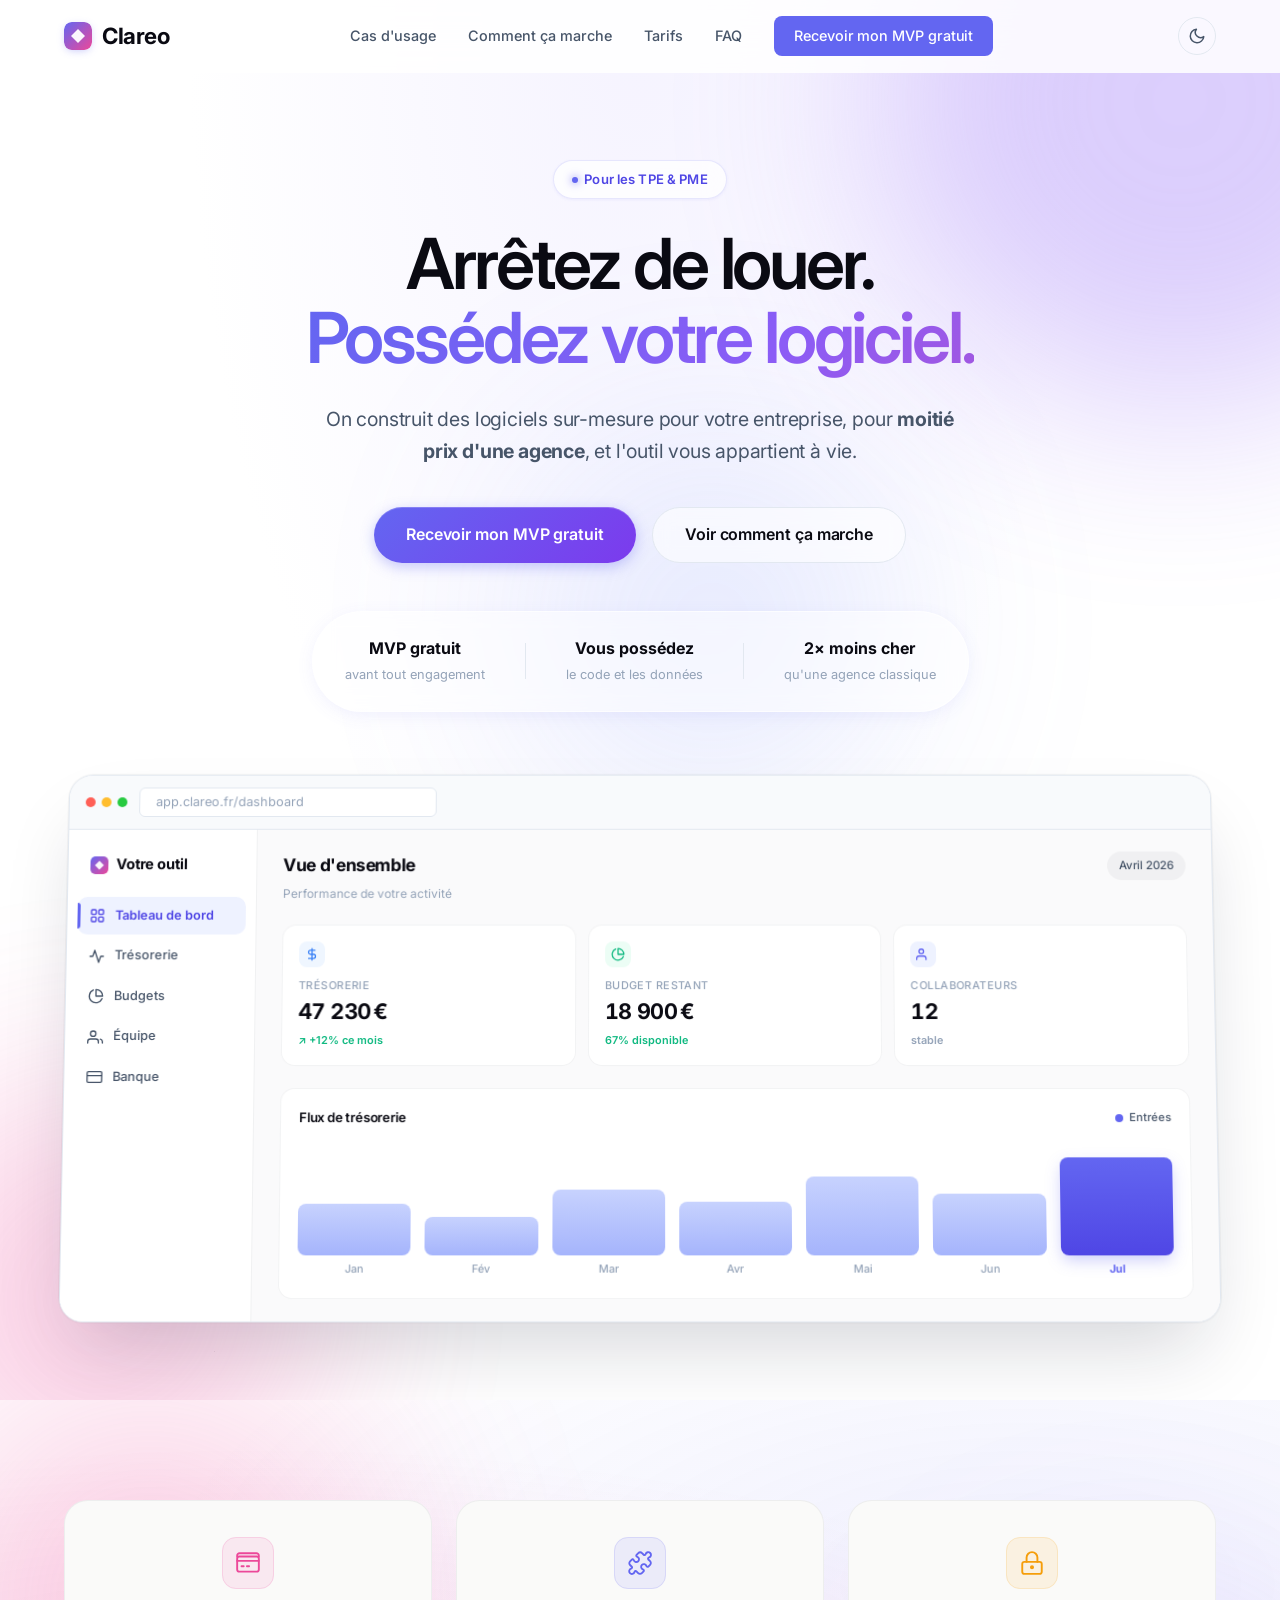
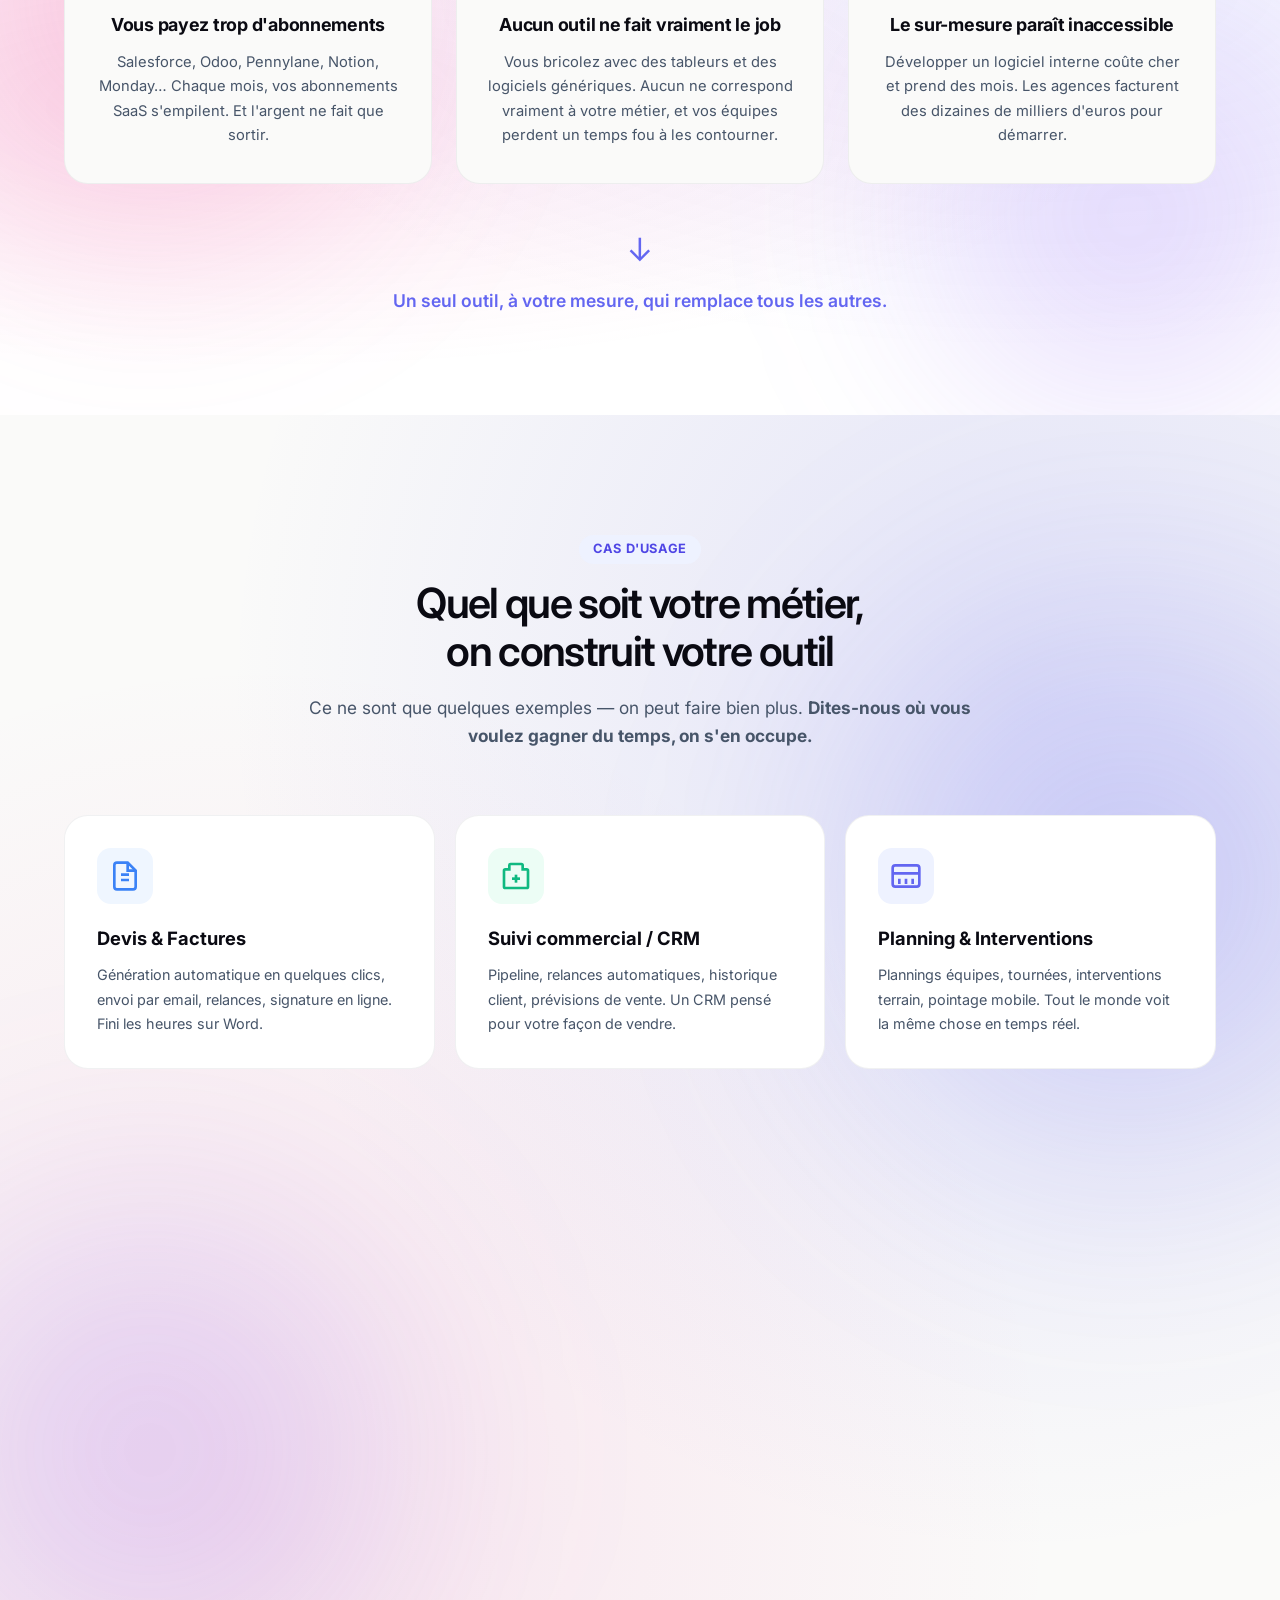
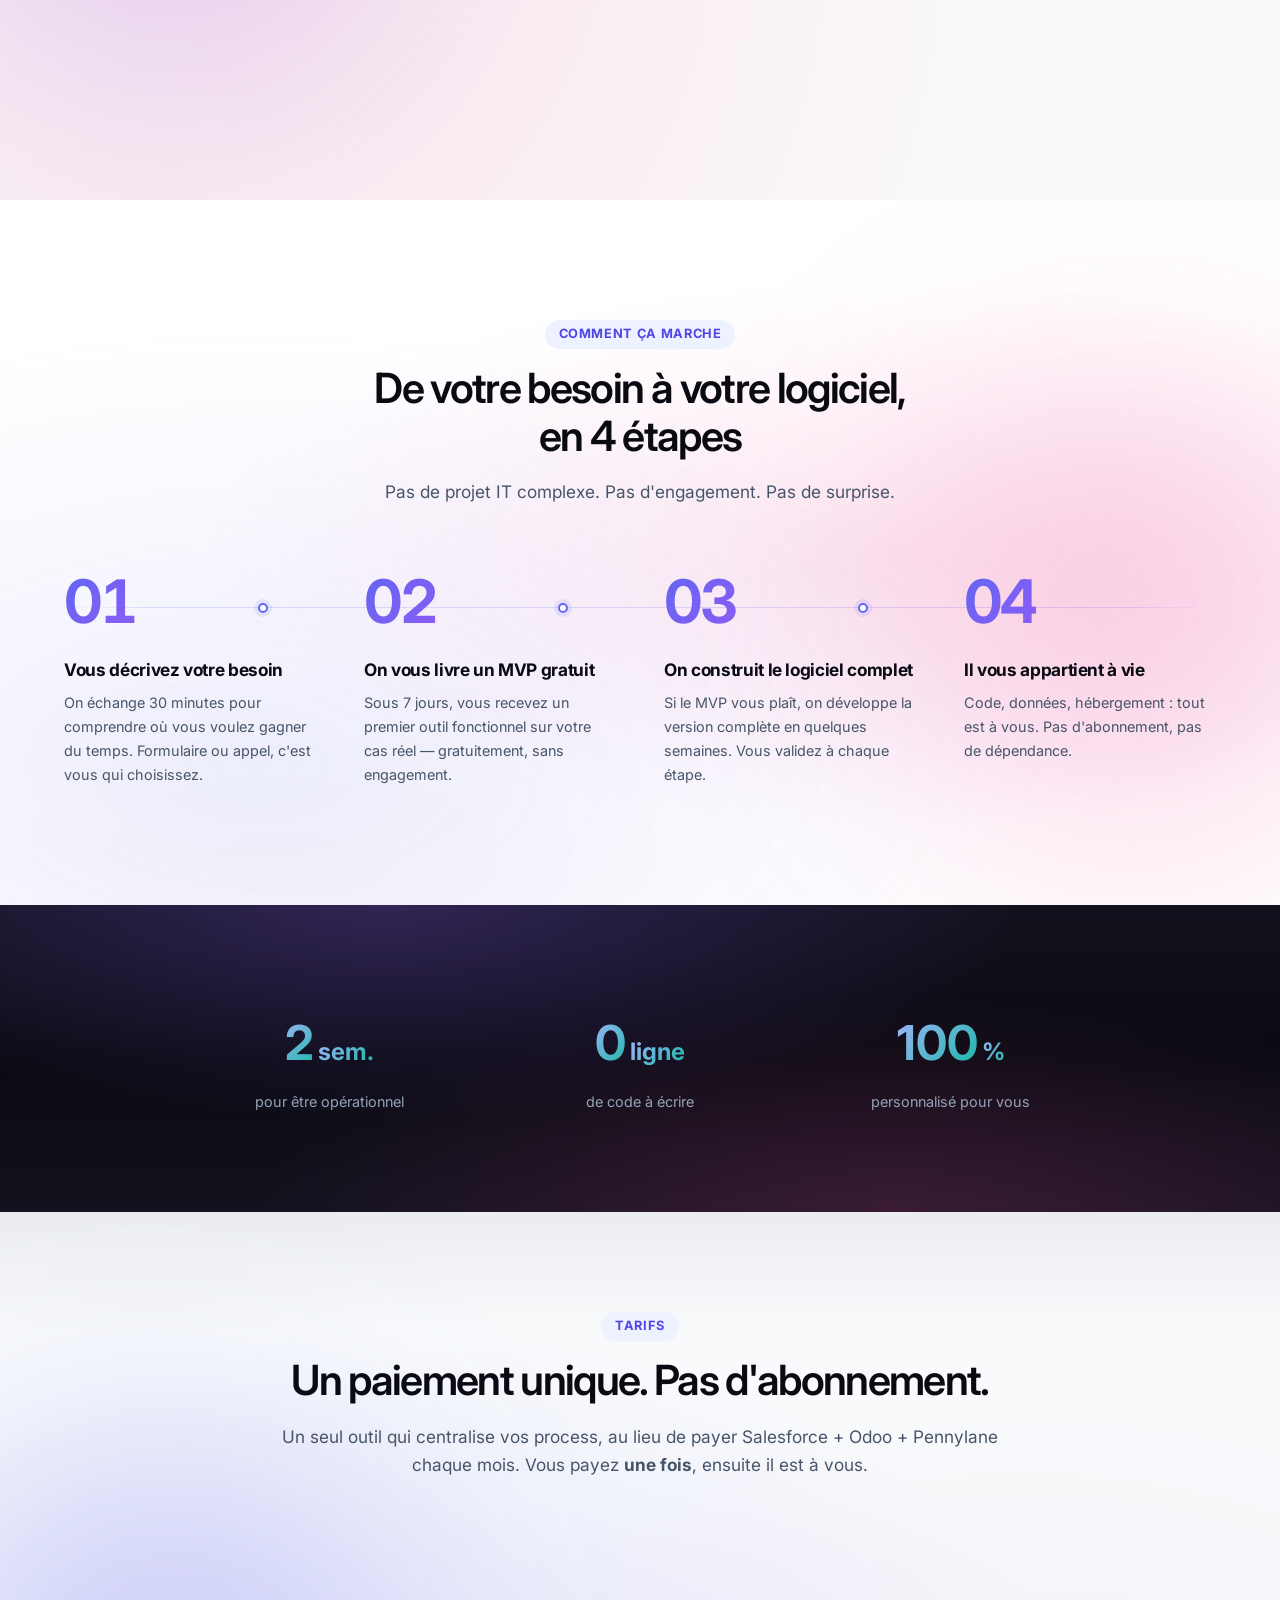
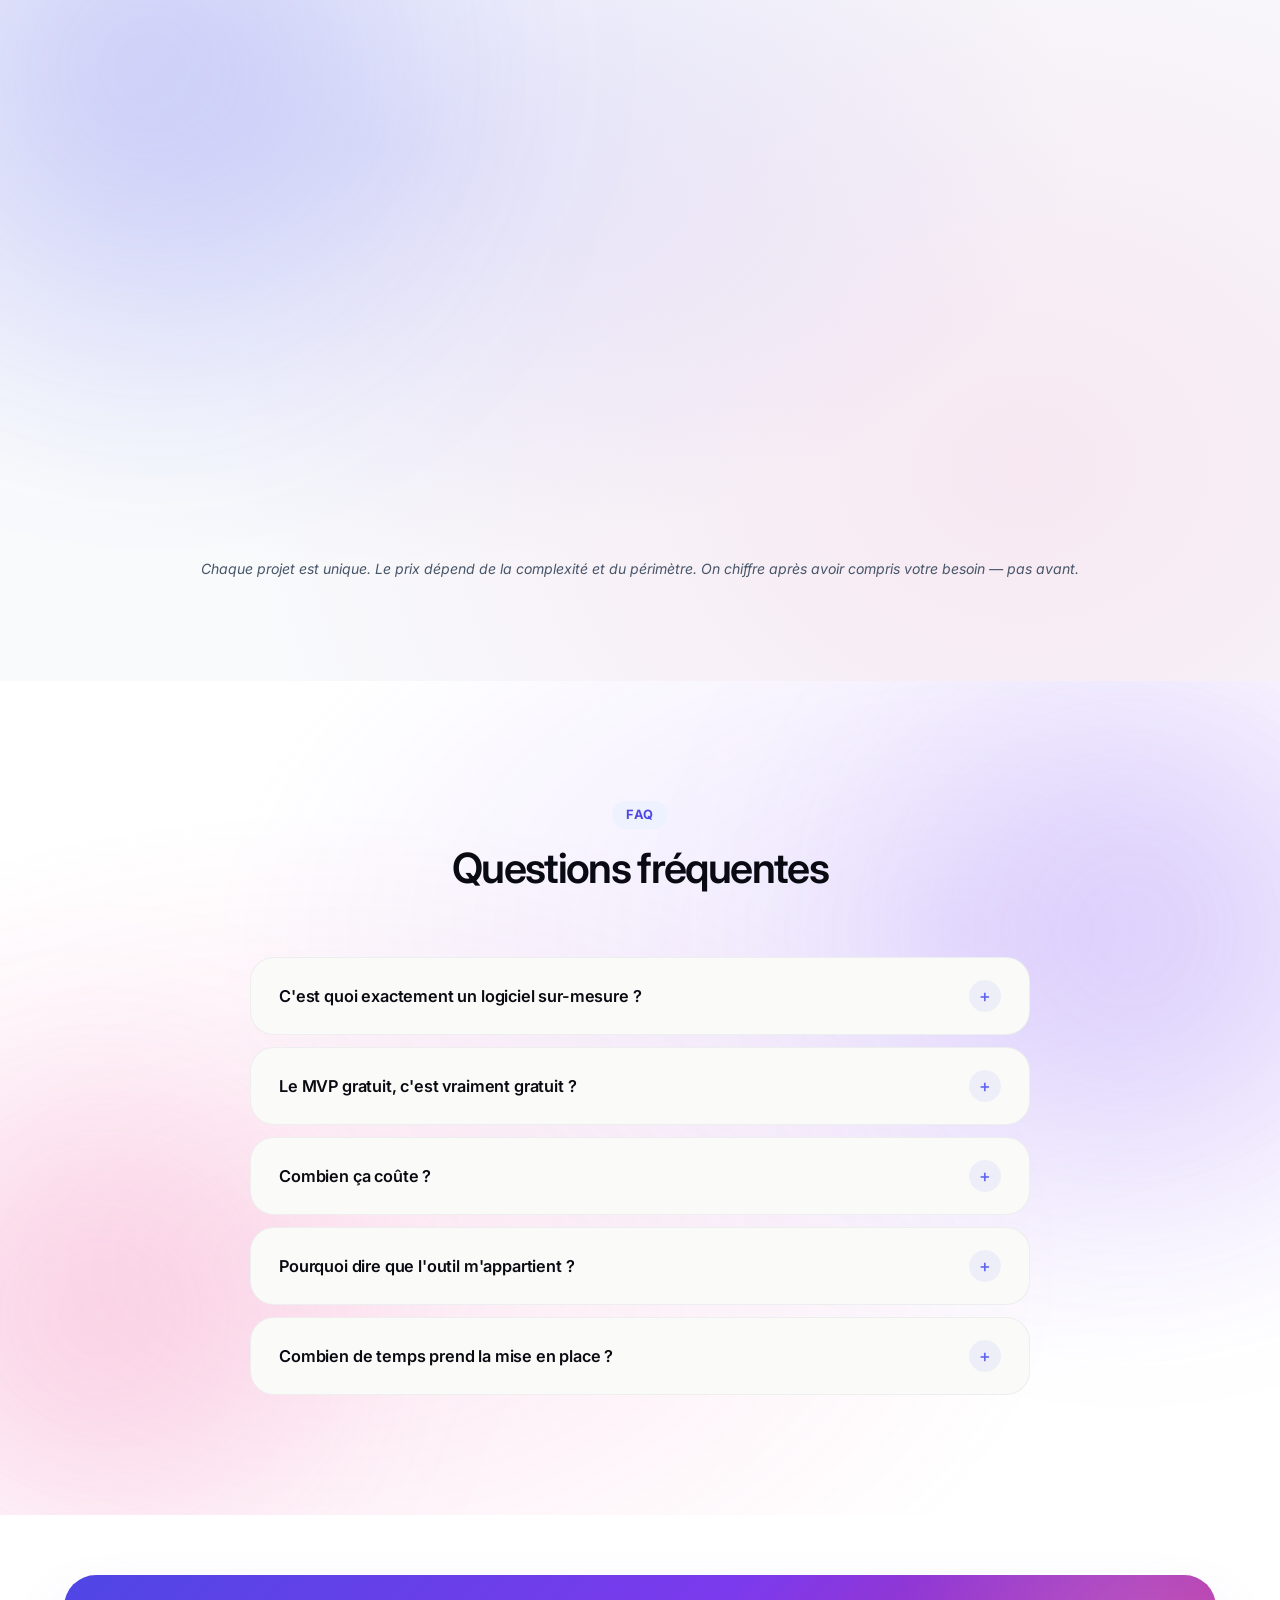
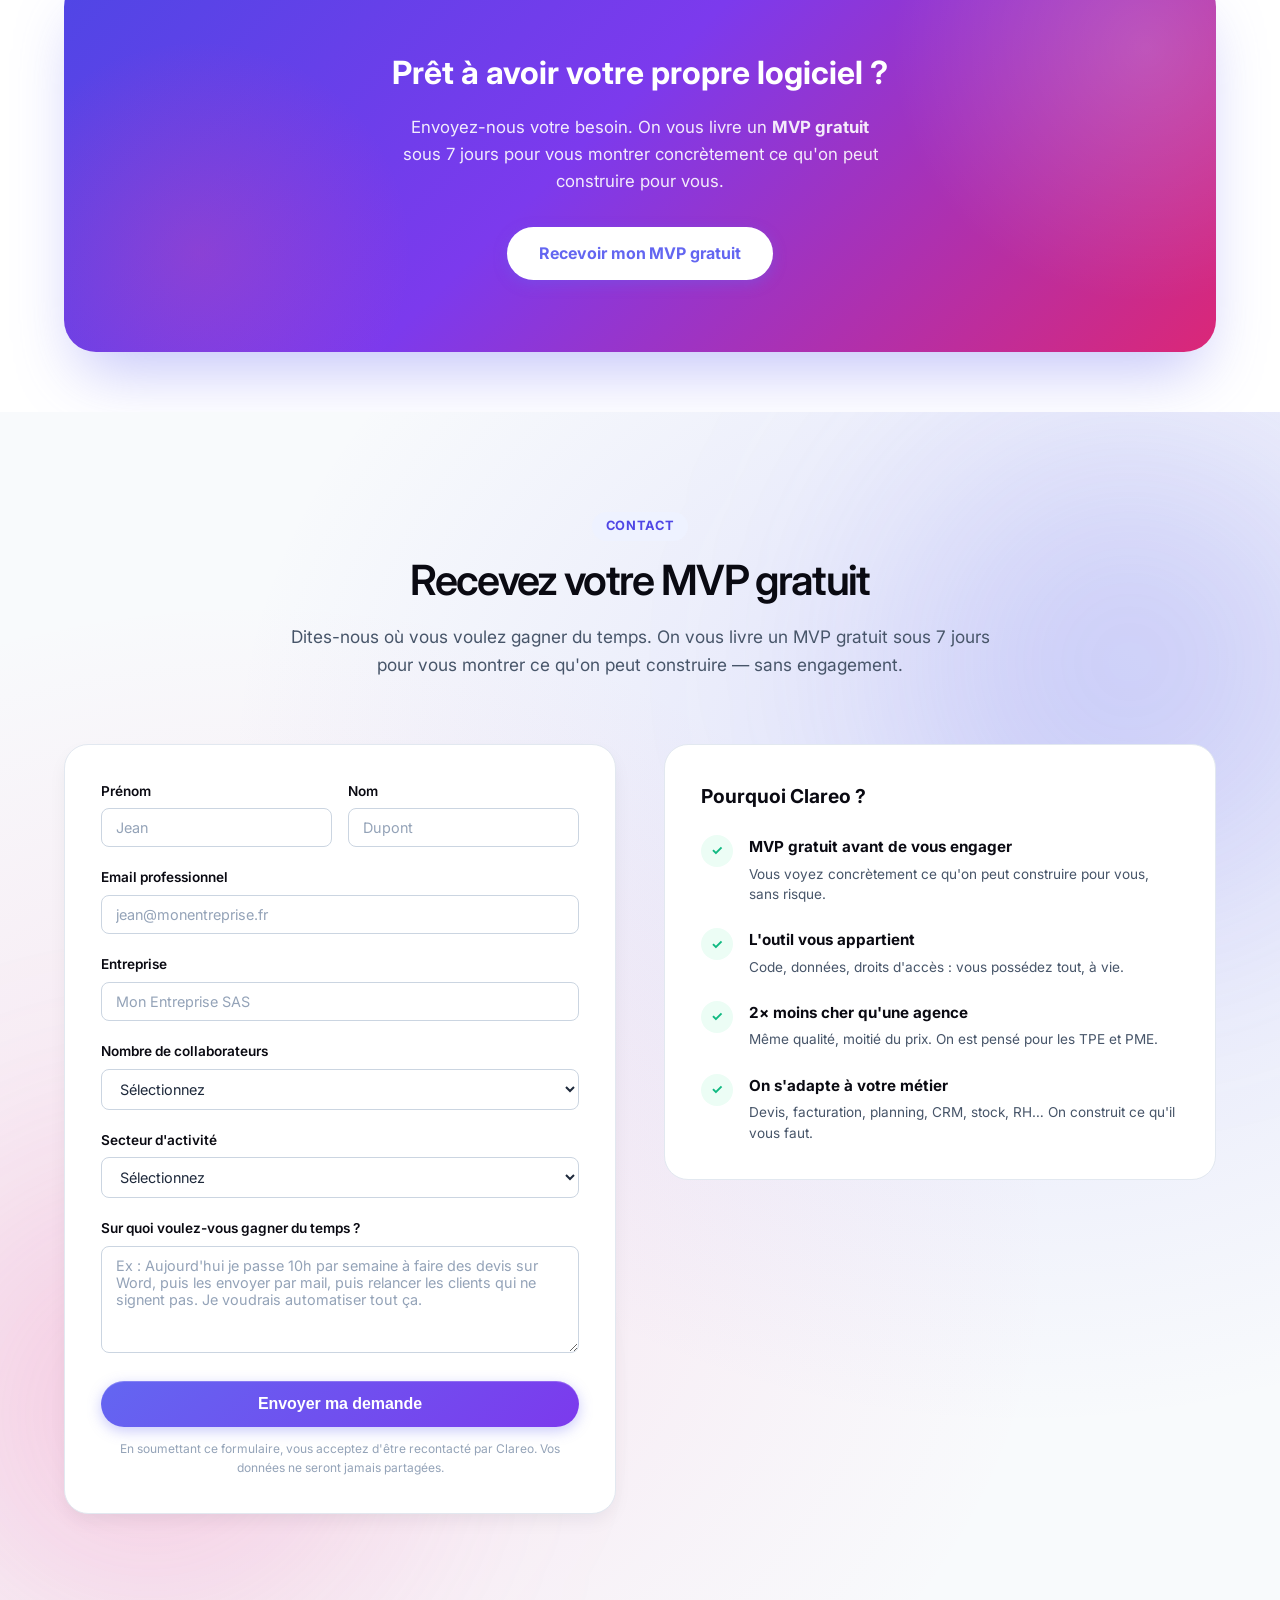
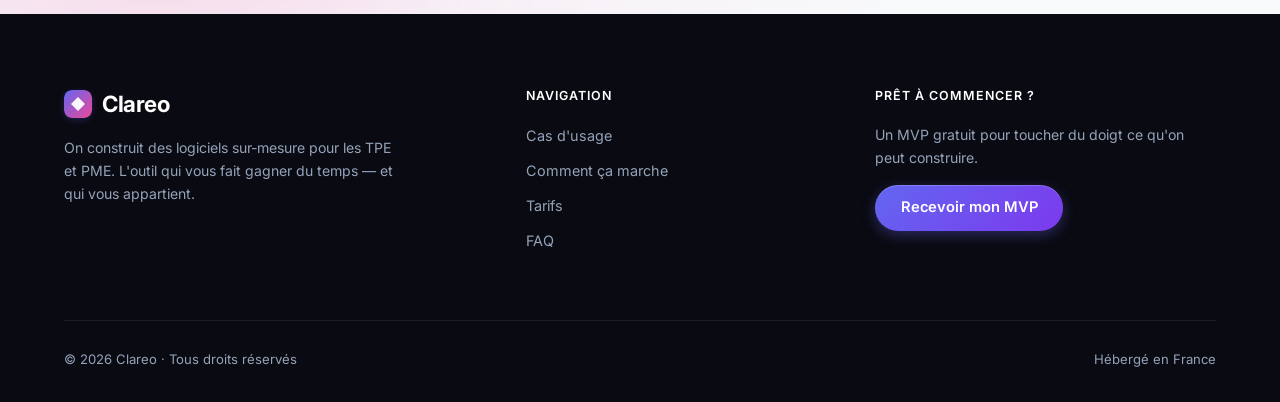
<file: index.html>
<!DOCTYPE html>
<html lang="fr">
<head>
    <meta charset="UTF-8">
    <meta name="viewport" content="width=device-width, initial-scale=1.0">
    <title>Clareo — Le logiciel sur-mesure qui vous appartient</title>
    <meta name="description" content="On construit des logiciels sur-mesure pour les TPE et PME, pour moitié prix d'une agence. MVP gratuit avant tout engagement, et l'outil vous appartient à vie.">
    <meta name="keywords" content="logiciel sur-mesure, TPE, PME, devis, facturation, CRM, planning, RH, gestion, alternative SaaS, paiement unique">
    <meta name="author" content="Clareo">
    <meta name="theme-color" content="#6366F1">

    <!-- Open Graph / Facebook -->
    <meta property="og:type" content="website">
    <meta property="og:url" content="https://clareo.fr/">
    <meta property="og:title" content="Clareo — Arrêtez de louer. Possédez votre logiciel.">
    <meta property="og:description" content="On construit des logiciels sur-mesure pour les TPE et PME, pour moitié prix d'une agence — et l'outil vous appartient à vie.">
    <meta property="og:locale" content="fr_FR">
    <meta property="og:site_name" content="Clareo">

    <!-- Twitter -->
    <meta name="twitter:card" content="summary_large_image">
    <meta name="twitter:title" content="Clareo — Arrêtez de louer. Possédez votre logiciel.">
    <meta name="twitter:description" content="Logiciels sur-mesure pour TPE et PME. MVP gratuit, paiement unique, l'outil vous appartient.">

    <!-- Favicon SVG inline (gradient violet → rose) -->
    <link rel="icon" type="image/svg+xml" href="data:image/svg+xml,%3Csvg xmlns='http://www.w3.org/2000/svg' viewBox='0 0 32 32'%3E%3Cdefs%3E%3ClinearGradient id='g' x1='0%25' y1='0%25' x2='100%25' y2='100%25'%3E%3Cstop offset='0%25' stop-color='%236366F1'/%3E%3Cstop offset='100%25' stop-color='%23EC4899'/%3E%3C/linearGradient%3E%3C/defs%3E%3Crect width='32' height='32' rx='8' fill='url(%23g)'/%3E%3Cpath d='M16 8 L24 16 L16 24 L8 16 Z' fill='white' opacity='0.95'/%3E%3C/svg%3E">

    <link rel="preconnect" href="https://fonts.googleapis.com">
    <link rel="preconnect" href="https://fonts.gstatic.com" crossorigin>
    <link href="https://fonts.googleapis.com/css2?family=Inter:wght@400;500;600;700&display=swap" rel="stylesheet">
    <link rel="stylesheet" href="style.css">
</head>
<body>
    <!-- Navigation -->
    <nav class="navbar" id="navbar">
        <div class="container nav-container">
            <a href="index.html" class="logo">
                <span class="logo-icon" aria-hidden="true">
                    <svg width="28" height="28" viewBox="0 0 32 32" xmlns="http://www.w3.org/2000/svg">
                        <defs>
                            <linearGradient id="logoGrad" x1="0%" y1="0%" x2="100%" y2="100%">
                                <stop offset="0%" stop-color="#6366F1"/>
                                <stop offset="100%" stop-color="#EC4899"/>
                            </linearGradient>
                        </defs>
                        <rect width="32" height="32" rx="8" fill="url(#logoGrad)"/>
                        <path d="M16 8 L24 16 L16 24 L8 16 Z" fill="white" opacity="0.95"/>
                    </svg>
                </span>
                Clareo
            </a>
            <div class="nav-links" id="navLinks">
                <a href="#features">Cas d'usage</a>
                <a href="#how-it-works">Comment ça marche</a>
                <a href="#pricing">Tarifs</a>
                <a href="#faq">FAQ</a>
                <a href="#contact" class="btn btn-nav">Recevoir mon MVP gratuit</a>
            </div>
            <button class="theme-toggle" id="themeToggle" aria-label="Changer le thème">
                <svg class="theme-icon-sun" width="18" height="18" viewBox="0 0 24 24" fill="none" stroke="currentColor" stroke-width="2" stroke-linecap="round" stroke-linejoin="round"><circle cx="12" cy="12" r="4"/><path d="M12 2v2M12 20v2M4.93 4.93l1.41 1.41M17.66 17.66l1.41 1.41M2 12h2M20 12h2M6.34 17.66l-1.41 1.41M19.07 4.93l-1.41 1.41"/></svg>
                <svg class="theme-icon-moon" width="18" height="18" viewBox="0 0 24 24" fill="none" stroke="currentColor" stroke-width="2" stroke-linecap="round" stroke-linejoin="round"><path d="M21 12.79A9 9 0 1111.21 3 7 7 0 0021 12.79z"/></svg>
            </button>
            <button class="hamburger" id="hamburger" aria-label="Menu">
                <span></span><span></span><span></span>
            </button>
        </div>
    </nav>

    <!-- Hero -->
    <header class="hero">
        <div class="hero-bg-shapes">
            <div class="shape shape-1"></div>
            <div class="shape shape-2"></div>
            <div class="shape shape-3"></div>
        </div>
        <div class="container hero-content">
            <div class="hero-badge">Pour les TPE &amp; PME</div>
            <h1>Arrêtez de louer.<br><span class="gradient-text">Possédez votre logiciel.</span></h1>
            <p class="hero-subtitle">On construit des logiciels sur-mesure pour votre entreprise, pour <strong>moitié prix d'une agence</strong>, et l'outil vous appartient à vie.</p>
            <div class="hero-ctas">
                <a href="#contact" class="btn btn-primary btn-lg">Recevoir mon MVP gratuit</a>
                <a href="#how-it-works" class="btn btn-outline btn-lg">Voir comment ça marche</a>
            </div>
            <div class="hero-proof">
                <div class="hero-proof-item">
                    <strong>MVP gratuit</strong>
                    <span>avant tout engagement</span>
                </div>
                <div class="hero-proof-divider"></div>
                <div class="hero-proof-item">
                    <strong>Vous possédez</strong>
                    <span>le code et les données</span>
                </div>
                <div class="hero-proof-divider"></div>
                <div class="hero-proof-item">
                    <strong>2× moins cher</strong>
                    <span>qu'une agence classique</span>
                </div>
            </div>
        </div>
        <!-- Hero visual -->
        <div class="container">
            <div class="hero-visual">
                <div class="browser-mockup">
                    <div class="browser-bar">
                        <div class="browser-dots">
                            <span></span><span></span><span></span>
                        </div>
                        <div class="browser-address">app.clareo.fr/dashboard</div>
                    </div>
                    <div class="browser-content">
                        <div class="dashboard-mock">
                            <div class="dash-sidebar">
                                <div class="dash-sidebar-brand">
                                    <span class="dash-brand-icon" aria-hidden="true">
                                        <svg width="18" height="18" viewBox="0 0 32 32" xmlns="http://www.w3.org/2000/svg">
                                            <defs>
                                                <linearGradient id="logoGradDash" x1="0%" y1="0%" x2="100%" y2="100%">
                                                    <stop offset="0%" stop-color="#6366F1"/>
                                                    <stop offset="100%" stop-color="#EC4899"/>
                                                </linearGradient>
                                            </defs>
                                            <rect width="32" height="32" rx="7" fill="url(#logoGradDash)"/>
                                            <path d="M16 8 L24 16 L16 24 L8 16 Z" fill="white" opacity="0.95"/>
                                        </svg>
                                    </span>
                                    Votre outil
                                </div>
                                <div class="dash-sidebar-item active">
                                    <svg width="16" height="16" viewBox="0 0 24 24" fill="none" stroke="currentColor" stroke-width="2" stroke-linecap="round" stroke-linejoin="round"><rect x="3" y="3" width="7" height="7" rx="1.5"/><rect x="14" y="3" width="7" height="7" rx="1.5"/><rect x="3" y="14" width="7" height="7" rx="1.5"/><rect x="14" y="14" width="7" height="7" rx="1.5"/></svg>
                                    Tableau de bord
                                </div>
                                <div class="dash-sidebar-item">
                                    <svg width="16" height="16" viewBox="0 0 24 24" fill="none" stroke="currentColor" stroke-width="2" stroke-linecap="round" stroke-linejoin="round"><path d="M22 12h-4l-3 9L9 3l-3 9H2"/></svg>
                                    Trésorerie
                                </div>
                                <div class="dash-sidebar-item">
                                    <svg width="16" height="16" viewBox="0 0 24 24" fill="none" stroke="currentColor" stroke-width="2" stroke-linecap="round" stroke-linejoin="round"><path d="M21.21 15.89A10 10 0 118 2.83"/><path d="M22 12A10 10 0 0012 2v10z"/></svg>
                                    Budgets
                                </div>
                                <div class="dash-sidebar-item">
                                    <svg width="16" height="16" viewBox="0 0 24 24" fill="none" stroke="currentColor" stroke-width="2" stroke-linecap="round" stroke-linejoin="round"><path d="M17 21v-2a4 4 0 00-4-4H5a4 4 0 00-4 4v2"/><circle cx="9" cy="7" r="4"/><path d="M23 21v-2a4 4 0 00-3-3.87"/></svg>
                                    Équipe
                                </div>
                                <div class="dash-sidebar-item">
                                    <svg width="16" height="16" viewBox="0 0 24 24" fill="none" stroke="currentColor" stroke-width="2" stroke-linecap="round" stroke-linejoin="round"><rect x="1" y="4" width="22" height="16" rx="2"/><line x1="1" y1="10" x2="23" y2="10"/></svg>
                                    Banque
                                </div>
                            </div>
                            <div class="dash-main">
                                <div class="dash-header-row">
                                    <div>
                                        <h3>Vue d'ensemble</h3>
                                        <p class="dash-subtitle">Performance de votre activité</p>
                                    </div>
                                    <span class="dash-date">Avril 2026</span>
                                </div>
                                <div class="dash-cards">
                                    <div class="dash-card dash-card-blue">
                                        <div class="dash-card-icon-wrap"><svg width="14" height="14" viewBox="0 0 24 24" fill="none" stroke="currentColor" stroke-width="2.2" stroke-linecap="round" stroke-linejoin="round"><path d="M12 2v20M17 5H9.5a3.5 3.5 0 000 7h5a3.5 3.5 0 010 7H6"/></svg></div>
                                        <span class="dash-card-label">Trésorerie</span>
                                        <span class="dash-card-value">47 230&thinsp;€</span>
                                        <span class="dash-card-trend up">&#8599; +12% ce mois</span>
                                    </div>
                                    <div class="dash-card dash-card-green">
                                        <div class="dash-card-icon-wrap"><svg width="14" height="14" viewBox="0 0 24 24" fill="none" stroke="currentColor" stroke-width="2.2" stroke-linecap="round" stroke-linejoin="round"><path d="M21.21 15.89A10 10 0 118 2.83"/><path d="M22 12A10 10 0 0012 2v10z"/></svg></div>
                                        <span class="dash-card-label">Budget restant</span>
                                        <span class="dash-card-value">18 900&thinsp;€</span>
                                        <span class="dash-card-trend up">67% disponible</span>
                                    </div>
                                    <div class="dash-card dash-card-purple">
                                        <div class="dash-card-icon-wrap"><svg width="14" height="14" viewBox="0 0 24 24" fill="none" stroke="currentColor" stroke-width="2.2" stroke-linecap="round" stroke-linejoin="round"><path d="M17 21v-2a4 4 0 00-4-4H5a4 4 0 00-4 4v2"/><circle cx="9" cy="7" r="4"/></svg></div>
                                        <span class="dash-card-label">Collaborateurs</span>
                                        <span class="dash-card-value">12</span>
                                        <span class="dash-card-trend neutral">stable</span>
                                    </div>
                                </div>
                                <div class="dash-chart">
                                    <div class="dash-chart-header">
                                        <div class="dash-chart-title">Flux de trésorerie</div>
                                        <div class="dash-chart-legend">
                                            <span class="legend-item"><span class="legend-dot dot-primary"></span>Entrées</span>
                                        </div>
                                    </div>
                                    <div class="dash-chart-bars">
                                        <div class="dash-bar"><span class="dash-bar-fill" style="height:48%"></span><span class="dash-bar-label">Jan</span></div>
                                        <div class="dash-bar"><span class="dash-bar-fill" style="height:36%"></span><span class="dash-bar-label">Fév</span></div>
                                        <div class="dash-bar"><span class="dash-bar-fill" style="height:62%"></span><span class="dash-bar-label">Mar</span></div>
                                        <div class="dash-bar"><span class="dash-bar-fill" style="height:50%"></span><span class="dash-bar-label">Avr</span></div>
                                        <div class="dash-bar"><span class="dash-bar-fill" style="height:74%"></span><span class="dash-bar-label">Mai</span></div>
                                        <div class="dash-bar"><span class="dash-bar-fill" style="height:58%"></span><span class="dash-bar-label">Jun</span></div>
                                        <div class="dash-bar"><span class="dash-bar-fill active" style="height:92%"></span><span class="dash-bar-label active">Jul</span></div>
                                    </div>
                                </div>
                            </div>
                        </div>
                    </div>
                </div>
            </div>
        </div>
    </header>

    <!-- Problem Section -->
    <section class="problem-section">
        <div class="container">
            <div class="problem-grid">
                <div class="problem-card">
                    <div class="problem-icon icon-pink">
                        <svg width="26" height="26" viewBox="0 0 24 24" fill="none" stroke="currentColor" stroke-width="1.75" stroke-linecap="round" stroke-linejoin="round">
                            <rect x="2" y="6" width="20" height="14" rx="2"/>
                            <path d="M2 10h20"/>
                            <path d="M6 15h2"/>
                            <path d="M11 15h2"/>
                            <path d="M22 6v-.8A2.2 2.2 0 0019.8 3H4.2A2.2 2.2 0 002 5.2V6"/>
                        </svg>
                    </div>
                    <h3>Vous payez trop d'abonnements</h3>
                    <p>Salesforce, Odoo, Pennylane, Notion, Monday… Chaque mois, vos abonnements SaaS s'empilent. Et l'argent ne fait que sortir.</p>
                </div>
                <div class="problem-card">
                    <div class="problem-icon icon-indigo">
                        <svg width="26" height="26" viewBox="0 0 24 24" fill="none" stroke="currentColor" stroke-width="1.75" stroke-linecap="round" stroke-linejoin="round">
                            <path d="M19.439 7.85c-.049.322.059.648.289.878l1.568 1.568c.47.47.706 1.087.706 1.704s-.235 1.233-.706 1.704l-1.611 1.611a.98.98 0 01-.837.276c-.47-.07-.802-.48-.968-.925a2.5 2.5 0 10-3.214 3.214c.446.166.855.497.925.968a.98.98 0 01-.276.837l-1.61 1.61a2.41 2.41 0 01-3.41 0l-1.568-1.568a1 1 0 00-.878-.29c-.48.083-.816.5-.963.96a2.5 2.5 0 11-3.14-3.14c.46-.148.878-.483.96-.963a1 1 0 00-.289-.878l-1.568-1.568a2.409 2.409 0 010-3.408l1.611-1.611a.98.98 0 01.837-.276c.47.07.802.48.968.925a2.5 2.5 0 103.214-3.214c-.446-.166-.855-.497-.925-.968a.98.98 0 01.276-.837l1.61-1.61a2.409 2.409 0 013.41 0l1.568 1.568c.23.23.556.338.878.29.48-.083.816-.5.963-.96a2.5 2.5 0 113.14 3.14c-.46.147-.878.483-.96.963z"/>
                        </svg>
                    </div>
                    <h3>Aucun outil ne fait vraiment le job</h3>
                    <p>Vous bricolez avec des tableurs et des logiciels génériques. Aucun ne correspond vraiment à votre métier, et vos équipes perdent un temps fou à les contourner.</p>
                </div>
                <div class="problem-card">
                    <div class="problem-icon icon-amber">
                        <svg width="26" height="26" viewBox="0 0 24 24" fill="none" stroke="currentColor" stroke-width="1.75" stroke-linecap="round" stroke-linejoin="round">
                            <rect x="3" y="11" width="18" height="11" rx="2" ry="2"/>
                            <path d="M7 11V7a5 5 0 0110 0v4"/>
                            <circle cx="12" cy="16" r="1"/>
                        </svg>
                    </div>
                    <h3>Le sur-mesure paraît inaccessible</h3>
                    <p>Développer un logiciel interne coûte cher et prend des mois. Les agences facturent des dizaines de milliers d'euros pour démarrer.</p>
                </div>
            </div>
            <div class="problem-transition">
                <div class="arrow-down">&#8595;</div>
                <p class="problem-transition-text">Un seul outil, à votre mesure, qui remplace tous les autres.</p>
            </div>
        </div>
    </section>

    <!-- Cas d'usage -->
    <section class="features" id="features">
        <div class="container">
            <div class="section-header">
                <span class="section-tag">Cas d'usage</span>
                <h2>Quel que soit votre métier, <br>on construit votre outil</h2>
                <p>Ce ne sont que quelques exemples — on peut faire bien plus. <strong>Dites-nous où vous voulez gagner du temps, on s'en occupe.</strong></p>
            </div>
            <div class="features-grid">
                <div class="feature-card">
                    <div class="feature-icon-wrap blue">
                        <svg width="32" height="32" viewBox="0 0 24 24" fill="none" stroke="currentColor" stroke-width="2"><path d="M14 2H6a2 2 0 00-2 2v16a2 2 0 002 2h12a2 2 0 002-2V8z"/><polyline points="14 2 14 8 20 8"/><line x1="9" y1="15" x2="15" y2="15"/><line x1="9" y1="11" x2="15" y2="11"/></svg>
                    </div>
                    <h3>Devis &amp; Factures</h3>
                    <p>Génération automatique en quelques clics, envoi par email, relances, signature en ligne. Fini les heures sur Word.</p>
                </div>
                <div class="feature-card">
                    <div class="feature-icon-wrap green">
                        <svg width="32" height="32" viewBox="0 0 24 24" fill="none" stroke="currentColor" stroke-width="2"><path d="M20 7h-3V4a1 1 0 00-1-1H8a1 1 0 00-1 1v3H4a1 1 0 00-1 1v12a1 1 0 001 1h16a1 1 0 001-1V8a1 1 0 00-1-1z"/><line x1="12" y1="11" x2="12" y2="17"/><line x1="9" y1="14" x2="15" y2="14"/></svg>
                    </div>
                    <h3>Suivi commercial / CRM</h3>
                    <p>Pipeline, relances automatiques, historique client, prévisions de vente. Un CRM pensé pour votre façon de vendre.</p>
                </div>
                <div class="feature-card">
                    <div class="feature-icon-wrap indigo">
                        <svg width="32" height="32" viewBox="0 0 24 24" fill="none" stroke="currentColor" stroke-width="2"><rect x="2" y="4" width="20" height="16" rx="2"/><line x1="2" y1="10" x2="22" y2="10"/><line x1="7" y1="14" x2="7" y2="18"/><line x1="12" y1="14" x2="12" y2="18"/><line x1="17" y1="14" x2="17" y2="18"/></svg>
                    </div>
                    <h3>Planning &amp; Interventions</h3>
                    <p>Plannings équipes, tournées, interventions terrain, pointage mobile. Tout le monde voit la même chose en temps réel.</p>
                </div>
                <div class="feature-card">
                    <div class="feature-icon-wrap orange">
                        <svg width="32" height="32" viewBox="0 0 24 24" fill="none" stroke="currentColor" stroke-width="2"><path d="M21 16V8a2 2 0 00-1-1.73l-7-4a2 2 0 00-2 0l-7 4A2 2 0 003 8v8a2 2 0 001 1.73l7 4a2 2 0 002 0l7-4A2 2 0 0021 16z"/><polyline points="3.27 6.96 12 12.01 20.73 6.96"/><line x1="12" y1="22.08" x2="12" y2="12"/></svg>
                    </div>
                    <h3>Stock &amp; Inventaire</h3>
                    <p>Entrées, sorties, seuils d'alerte, codes-barres, multi-dépôts. Savoir en temps réel ce que vous avez en stock.</p>
                </div>
                <div class="feature-card">
                    <div class="feature-icon-wrap pink">
                        <svg width="32" height="32" viewBox="0 0 24 24" fill="none" stroke="currentColor" stroke-width="2"><path d="M17 21v-2a4 4 0 00-4-4H5a4 4 0 00-4 4v2"/><circle cx="9" cy="7" r="4"/><path d="M23 21v-2a4 4 0 00-3-3.87"/><path d="M16 3.13a4 4 0 010 7.75"/></svg>
                    </div>
                    <h3>Gestion RH</h3>
                    <p>Congés, absences, notes de frais, contrats, entretiens annuels, onboarding. Tout au même endroit, accessible à l'équipe.</p>
                </div>
                <div class="feature-card">
                    <div class="feature-icon-wrap purple">
                        <svg width="32" height="32" viewBox="0 0 24 24" fill="none" stroke="currentColor" stroke-width="2"><path d="M21 12V7H5a2 2 0 010-4h14v4"/><path d="M3 5v14a2 2 0 002 2h16v-5"/><path d="M18 12a2 2 0 000 4h4v-4h-4z"/></svg>
                    </div>
                    <h3>Trésorerie &amp; Finance</h3>
                    <p>Connexion bancaire, suivi temps réel, prévisions, budgets par projet, alertes de seuil. Le pilotage financier en toute autonomie.</p>
                </div>
                <div class="feature-card">
                    <div class="feature-icon-wrap teal">
                        <svg width="32" height="32" viewBox="0 0 24 24" fill="none" stroke="currentColor" stroke-width="2"><line x1="12" y1="20" x2="12" y2="10"/><line x1="18" y1="20" x2="18" y2="4"/><line x1="6" y1="20" x2="6" y2="16"/></svg>
                    </div>
                    <h3>Reporting &amp; Dashboards</h3>
                    <p>Tableaux de bord automatiques qui agrègent vos données. Plus besoin de compiler 10 fichiers Excel pour voir où vous en êtes.</p>
                </div>
                <div class="feature-card">
                    <div class="feature-icon-wrap blue">
                        <svg width="32" height="32" viewBox="0 0 24 24" fill="none" stroke="currentColor" stroke-width="2"><polyline points="16 18 22 12 16 6"/><polyline points="8 6 2 12 8 18"/></svg>
                    </div>
                    <h3>Automatisations sur-mesure</h3>
                    <p>Saisies récurrentes, export vers la compta, synchronisation entre outils, emails automatiques. Tout ce qui se répète se programme.</p>
                </div>
                <div class="feature-card feature-card-highlight-cta">
                    <div class="feature-icon-wrap pink">
                        <svg width="32" height="32" viewBox="0 0 24 24" fill="none" stroke="currentColor" stroke-width="2"><circle cx="12" cy="12" r="10"/><line x1="12" y1="8" x2="12" y2="16"/><line x1="8" y1="12" x2="16" y2="12"/></svg>
                    </div>
                    <h3>Votre besoin, pas dans la liste&nbsp;?</h3>
                    <p>C'est justement pour ça qu'on existe. Vous décrivez le problème, on construit la solution.</p>
                    <a href="#contact" class="feature-link">Parlons-en &rarr;</a>
                </div>
            </div>
        </div>
    </section>

    <!-- How it works -->
    <section class="how-it-works" id="how-it-works">
        <div class="container">
            <div class="section-header">
                <span class="section-tag">Comment ça marche</span>
                <h2>De votre besoin à votre logiciel, <br>en 4 étapes</h2>
                <p>Pas de projet IT complexe. Pas d'engagement. Pas de surprise.</p>
            </div>
            <div class="steps-clean">
                <div class="step-c">
                    <div class="step-c-num">01</div>
                    <div class="step-c-dot"></div>
                    <h3>Vous décrivez votre besoin</h3>
                    <p>On échange 30 minutes pour comprendre où vous voulez gagner du temps. Formulaire ou appel, c'est vous qui choisissez.</p>
                </div>
                <div class="step-c">
                    <div class="step-c-num">02</div>
                    <div class="step-c-dot"></div>
                    <h3>On vous livre un MVP gratuit</h3>
                    <p>Sous 7 jours, vous recevez un premier outil fonctionnel sur votre cas réel — gratuitement, sans engagement.</p>
                </div>
                <div class="step-c">
                    <div class="step-c-num">03</div>
                    <div class="step-c-dot"></div>
                    <h3>On construit le logiciel complet</h3>
                    <p>Si le MVP vous plaît, on développe la version complète en quelques semaines. Vous validez à chaque étape.</p>
                </div>
                <div class="step-c">
                    <div class="step-c-num">04</div>
                    <div class="step-c-dot"></div>
                    <h3>Il vous appartient à vie</h3>
                    <p>Code, données, hébergement : tout est à vous. Pas d'abonnement, pas de dépendance.</p>
                </div>
            </div>
        </div>
    </section>

    <!-- Social proof / stats -->
    <section class="stats-section">
        <div class="container">
            <div class="stats-grid stats-grid-3">
                <div class="stat">
                    <div class="stat-value" data-target="2">0</div>
                    <div class="stat-suffix"> sem.</div>
                    <div class="stat-label">pour être opérationnel</div>
                </div>
                <div class="stat">
                    <div class="stat-value" data-target="0">0</div>
                    <div class="stat-suffix"> ligne</div>
                    <div class="stat-label">de code à écrire</div>
                </div>
                <div class="stat">
                    <div class="stat-value" data-target="100">0</div>
                    <div class="stat-suffix">%</div>
                    <div class="stat-label">personnalisé pour vous</div>
                </div>
            </div>
        </div>
    </section>

    <!-- Pricing -->
    <section class="pricing" id="pricing">
        <div class="container">
            <div class="section-header">
                <span class="section-tag">Tarifs</span>
                <h2>Un paiement unique. Pas d'abonnement.</h2>
                <p>Un seul outil qui centralise vos process, au lieu de payer Salesforce&nbsp;+ Odoo&nbsp;+ Pennylane chaque mois. Vous payez <strong>une fois</strong>, ensuite il est à vous.</p>
            </div>
            <div class="pricing-grid pricing-grid-1">
                <div class="pricing-card pricing-card-popular">
                    <div class="pricing-popular-badge">Paiement unique &middot; Sur-mesure</div>
                    <h3>Votre logiciel complet</h3>
                    <p class="pricing-desc">Le logiciel sur-mesure qui centralise vos outils et fait gagner du temps à votre équipe, livré clé en main.</p>
                    <div class="pricing-price">
                        <span class="price-amount price-contact">Sur devis</span>
                        <span class="price-period">2× moins cher qu'une agence</span>
                    </div>
                    <ul class="pricing-features">
                        <li><span class="check">&#10003;</span> Développement complet en quelques semaines</li>
                        <li><span class="check">&#10003;</span> Utilisateurs illimités</li>
                        <li><span class="check">&#10003;</span> 100% personnalisé à votre métier</li>
                        <li><span class="check">&#10003;</span> Code &amp; données vous appartiennent</li>
                        <li><span class="check">&#10003;</span> Formation de vos équipes incluse</li>
                        <li><span class="check">&#10003;</span> Accompagnement &amp; évolutions à la demande</li>
                    </ul>
                    <a href="#contact" class="btn btn-primary btn-block">Demander un devis</a>
                </div>
            </div>
            <p class="pricing-note">Chaque projet est unique. Le prix dépend de la complexité et du périmètre. On chiffre après avoir compris votre besoin — pas avant.</p>
        </div>
    </section>

    <!-- FAQ -->
    <section class="faq" id="faq">
        <div class="container">
            <div class="section-header">
                <span class="section-tag">FAQ</span>
                <h2>Questions fréquentes</h2>
            </div>
            <div class="faq-list">
                <div class="faq-item">
                    <button class="faq-question">
                        C'est quoi exactement un logiciel sur-mesure&nbsp;?
                        <span class="faq-toggle">+</span>
                    </button>
                    <div class="faq-answer">
                        <p>C'est <strong>un seul outil</strong> qui centralise tous vos processus — au lieu de payer Salesforce pour le commercial, Odoo pour la gestion, Pennylane pour la compta, Notion pour les docs… et de perdre du temps à les faire dialoguer entre eux. Vous avez un outil conçu spécifiquement pour votre façon de travailler, qui fait exactement ce dont vous avez besoin, ni plus ni moins.</p>
                    </div>
                </div>
                <div class="faq-item">
                    <button class="faq-question">
                        Le MVP gratuit, c'est vraiment gratuit&nbsp;?
                        <span class="faq-toggle">+</span>
                    </button>
                    <div class="faq-answer">
                        <p>Oui, 100% gratuit, sans engagement. On le fait pour deux raisons&nbsp;: vous montrer concrètement ce qu'on peut construire pour vous, et s'assurer qu'on est alignés avant de vous facturer quoi que ce soit. Si le MVP ne vous convient pas, vous ne payez rien et vous gardez quand même l'outil.</p>
                    </div>
                </div>
                <div class="faq-item">
                    <button class="faq-question">
                        Combien ça coûte&nbsp;?
                        <span class="faq-toggle">+</span>
                    </button>
                    <div class="faq-answer">
                        <p>Le MVP est gratuit. Pour le logiciel complet, c'est un <strong>paiement unique</strong> (pas d'abonnement à vie comme chez les SaaS) et environ <strong>2× moins cher qu'une agence classique</strong>. Le prix exact dépend de la complexité&nbsp;: on chiffre après avoir compris votre besoin, pas avant.</p>
                    </div>
                </div>
                <div class="faq-item">
                    <button class="faq-question">
                        Pourquoi dire que l'outil m'appartient&nbsp;?
                        <span class="faq-toggle">+</span>
                    </button>
                    <div class="faq-answer">
                        <p>Parce que c'est la vérité. À la fin du projet, on vous livre le <strong>code source</strong>, <strong>toutes les données</strong> et les <strong>droits d'accès à l'hébergement</strong>. Si demain on disparaît ou si vous voulez reprendre la main, l'outil continue de tourner — sans nous. C'est l'inverse d'un SaaS où vous louez à vie.</p>
                    </div>
                </div>
                <div class="faq-item">
                    <button class="faq-question">
                        Combien de temps prend la mise en place&nbsp;?
                        <span class="faq-toggle">+</span>
                    </button>
                    <div class="faq-answer">
                        <p><strong>MVP</strong>&nbsp;: 7 jours. <strong>Logiciel complet</strong>&nbsp;: en moyenne 2 à 6 semaines selon la complexité. On travaille en itérations courtes&nbsp;: vous voyez le résultat au fur et à mesure, pas au bout de 6 mois.</p>
                    </div>
                </div>
            </div>
        </div>
    </section>

    <!-- CTA -->
    <section class="cta-section">
        <div class="container">
            <div class="cta-box">
                <h2>Prêt à avoir votre propre logiciel&nbsp;?</h2>
                <p>Envoyez-nous votre besoin. On vous livre un <strong>MVP gratuit</strong> sous 7 jours pour vous montrer concrètement ce qu'on peut construire pour vous.</p>
                <a href="#contact" class="btn btn-primary btn-lg">Recevoir mon MVP gratuit</a>
            </div>
        </div>
    </section>

    <!-- Contact -->
    <section class="contact" id="contact">
        <div class="container">
            <div class="section-header">
                <span class="section-tag">Contact</span>
                <h2>Recevez votre MVP gratuit</h2>
                <p>Dites-nous où vous voulez gagner du temps. On vous livre un MVP gratuit sous 7 jours pour vous montrer ce qu'on peut construire — sans engagement.</p>
            </div>
            <div class="contact-grid">
                <form class="contact-form" id="contactForm">
                    <div class="form-row">
                        <div class="form-group">
                            <label for="firstName">Prénom</label>
                            <input type="text" id="firstName" name="firstName" required placeholder="Jean">
                        </div>
                        <div class="form-group">
                            <label for="lastName">Nom</label>
                            <input type="text" id="lastName" name="lastName" required placeholder="Dupont">
                        </div>
                    </div>
                    <div class="form-group">
                        <label for="email">Email professionnel</label>
                        <input type="email" id="email" name="email" required placeholder="jean@monentreprise.fr">
                    </div>
                    <div class="form-group">
                        <label for="company">Entreprise</label>
                        <input type="text" id="company" name="company" required placeholder="Mon Entreprise SAS">
                    </div>
                    <div class="form-group">
                        <label for="employees">Nombre de collaborateurs</label>
                        <select id="employees" name="employees">
                            <option value="">Sélectionnez</option>
                            <option value="1-5">1 à 5</option>
                            <option value="6-20">6 à 20</option>
                            <option value="21-50">21 à 50</option>
                            <option value="51-100">51 à 100</option>
                            <option value="100+">Plus de 100</option>
                        </select>
                    </div>
                    <div class="form-group">
                        <label for="sector">Secteur d'activité</label>
                        <select id="sector" name="sector">
                            <option value="">Sélectionnez</option>
                            <option value="btp">BTP / Artisanat</option>
                            <option value="services">Services / Conseil</option>
                            <option value="commerce">Commerce / E-commerce</option>
                            <option value="industrie">Industrie / Production</option>
                            <option value="sante">Santé / Médical</option>
                            <option value="immobilier">Immobilier</option>
                            <option value="restauration">Restauration / Hôtellerie</option>
                            <option value="tech">Tech / SaaS</option>
                            <option value="autre">Autre</option>
                        </select>
                    </div>
                    <div class="form-group">
                        <label for="message">Sur quoi voulez-vous gagner du temps&nbsp;?</label>
                        <textarea id="message" name="message" rows="5" required placeholder="Ex : Aujourd'hui je passe 10h par semaine à faire des devis sur Word, puis les envoyer par mail, puis relancer les clients qui ne signent pas. Je voudrais automatiser tout ça."></textarea>
                    </div>
                    <button type="submit" class="btn btn-primary btn-block btn-lg">Envoyer ma demande</button>
                    <p class="form-disclaimer">En soumettant ce formulaire, vous acceptez d'être recontacté par Clareo. Vos données ne seront jamais partagées.</p>
                </form>
                <div class="contact-info">
                    <div class="contact-info-card">
                        <h3>Pourquoi Clareo&nbsp;?</h3>
                        <div class="contact-benefit">
                            <div class="contact-benefit-icon">&#10003;</div>
                            <div>
                                <strong>MVP gratuit avant de vous engager</strong>
                                <p>Vous voyez concrètement ce qu'on peut construire pour vous, sans risque.</p>
                            </div>
                        </div>
                        <div class="contact-benefit">
                            <div class="contact-benefit-icon">&#10003;</div>
                            <div>
                                <strong>L'outil vous appartient</strong>
                                <p>Code, données, droits d'accès : vous possédez tout, à vie.</p>
                            </div>
                        </div>
                        <div class="contact-benefit">
                            <div class="contact-benefit-icon">&#10003;</div>
                            <div>
                                <strong>2× moins cher qu'une agence</strong>
                                <p>Même qualité, moitié du prix. On est pensé pour les TPE et PME.</p>
                            </div>
                        </div>
                        <div class="contact-benefit">
                            <div class="contact-benefit-icon">&#10003;</div>
                            <div>
                                <strong>On s'adapte à votre métier</strong>
                                <p>Devis, facturation, planning, CRM, stock, RH… On construit ce qu'il vous faut.</p>
                            </div>
                        </div>
                    </div>
                </div>
            </div>
        </div>
    </section>

    <!-- Footer -->
    <footer class="footer">
        <div class="container">
            <div class="footer-top">
                <div class="footer-brand">
                    <a href="index.html" class="logo">
                        <span class="logo-icon" aria-hidden="true">
                            <svg width="28" height="28" viewBox="0 0 32 32" xmlns="http://www.w3.org/2000/svg">
                                <defs>
                                    <linearGradient id="logoGradFooter" x1="0%" y1="0%" x2="100%" y2="100%">
                                        <stop offset="0%" stop-color="#6366F1"/>
                                        <stop offset="100%" stop-color="#EC4899"/>
                                    </linearGradient>
                                </defs>
                                <rect width="32" height="32" rx="8" fill="url(#logoGradFooter)"/>
                                <path d="M16 8 L24 16 L16 24 L8 16 Z" fill="white" opacity="0.95"/>
                            </svg>
                        </span>
                        Clareo
                    </a>
                    <p>On construit des logiciels sur-mesure pour les TPE et PME. L'outil qui vous fait gagner du temps&nbsp;— et qui vous appartient.</p>
                </div>
                <div class="footer-nav">
                    <h4>Navigation</h4>
                    <a href="#features">Cas d'usage</a>
                    <a href="#how-it-works">Comment ça marche</a>
                    <a href="#pricing">Tarifs</a>
                    <a href="#faq">FAQ</a>
                </div>
                <div class="footer-cta">
                    <h4>Prêt à commencer&nbsp;?</h4>
                    <p>Un MVP gratuit pour toucher du doigt ce qu'on peut construire.</p>
                    <a href="#contact" class="btn btn-primary btn-sm">Recevoir mon MVP</a>
                </div>
            </div>
            <div class="footer-bottom">
                <p>&copy; 2026 Clareo &middot; Tous droits réservés</p>
                <p class="footer-made">Hébergé en France</p>
            </div>
        </div>
    </footer>

    <!-- Success Modal -->
    <div class="modal-overlay" id="successModal">
        <div class="modal">
            <div class="modal-icon">&#10003;</div>
            <h3>Demande envoyée !</h3>
            <p>Merci pour votre intérêt. Nous vous recontactons sous 24h pour échanger sur votre besoin et lancer votre MVP gratuit.</p>
            <button class="btn btn-primary" onclick="closeModal()">Fermer</button>
        </div>
    </div>

    <script src="script.js"></script>
</body>
</html>
</file>
<file: style.css>
/* ===== Variables ===== */
:root {
    /* Primary — indigo/violet plus riche */
    --primary: #6366F1;
    --primary-dark: #4F46E5;
    --primary-light: #A5B4FC;
    --primary-bg: #EEF2FF;
    --primary-50: #F5F3FF;

    /* Accent — violet/pink pour les gradients */
    --violet: #8B5CF6;
    --pink: #EC4899;
    --pink-soft: #F472B6;
    --pink-bg: #FDF2F8;
    --coral: #FB7185;

    /* Neutral */
    --secondary: #0A0A12;
    --text: #1E293B;
    --text-light: #475569;
    --text-lighter: #94A3B8;
    --white: #FFFFFF;
    --surface-warm: #FAFAF9;

    /* Gray scale */
    --gray-50: #F8FAFC;
    --gray-100: #F1F5F9;
    --gray-200: #E2E8F0;
    --gray-300: #CBD5E1;

    /* Status / Utility colors */
    --green: #10B981;
    --green-bg: #ECFDF5;
    --orange: #F59E0B;
    --orange-bg: #FFFBEB;
    --indigo: #6366F1;
    --indigo-bg: #EEF2FF;
    --teal: #14B8A6;
    --teal-bg: #F0FDFA;
    --blue: #3B82F6;
    --blue-bg: #EFF6FF;

    /* Radius plus généreux */
    --radius: 14px;
    --radius-lg: 24px;
    --radius-xl: 32px;
    --radius-full: 9999px;

    /* Shadows plus subtiles mais plus contemporaines */
    --shadow-sm: 0 1px 2px 0 rgb(15 23 42 / 0.04);
    --shadow: 0 4px 12px -2px rgb(15 23 42 / 0.06);
    --shadow-md: 0 8px 20px -4px rgb(15 23 42 / 0.08);
    --shadow-lg: 0 20px 40px -10px rgb(15 23 42 / 0.10);
    --shadow-xl: 0 32px 64px -16px rgb(15 23 42 / 0.18);
    --shadow-glow: 0 10px 40px -10px rgb(99 102 241 / 0.45);
    --shadow-glow-pink: 0 10px 40px -10px rgb(236 72 153 / 0.35);

    /* Gradient hero */
    --gradient-brand: linear-gradient(135deg, #6366F1 0%, #8B5CF6 35%, #EC4899 100%);
    --gradient-soft: linear-gradient(135deg, #EEF2FF 0%, #FDF2F8 100%);

    /* Easing */
    --ease-out: cubic-bezier(0.16, 1, 0.3, 1);
    --ease-smooth: cubic-bezier(0.4, 0, 0.2, 1);
}

/* ===== Reset ===== */
*, *::before, *::after { box-sizing: border-box; margin: 0; padding: 0; }
html { scroll-behavior: smooth; scroll-padding-top: 80px; }
body {
    font-family: 'Inter', -apple-system, BlinkMacSystemFont, sans-serif;
    color: var(--text);
    line-height: 1.6;
    background: var(--white);
    -webkit-font-smoothing: antialiased;
}
a { text-decoration: none; color: inherit; }
ul { list-style: none; }
img { max-width: 100%; }

/* ===== Container ===== */
.container {
    max-width: 1200px;
    margin: 0 auto;
    padding: 0 24px;
}

/* ===== Navbar ===== */
.navbar {
    position: fixed;
    top: 0;
    left: 0;
    right: 0;
    z-index: 1000;
    background: rgba(255,255,255,0.85);
    backdrop-filter: blur(20px);
    -webkit-backdrop-filter: blur(20px);
    border-bottom: 1px solid transparent;
    transition: all 0.3s ease;
}
.navbar.scrolled {
    border-bottom-color: var(--gray-200);
    box-shadow: var(--shadow);
}
.nav-container {
    display: flex;
    align-items: center;
    justify-content: space-between;
    height: 72px;
}
.logo {
    font-size: 1.4rem;
    font-weight: 700;
    color: var(--secondary);
    display: inline-flex;
    align-items: center;
    gap: 10px;
    letter-spacing: -0.02em;
    transition: opacity 0.2s;
}
.logo:hover { opacity: 0.85; }
.logo-icon {
    display: inline-flex;
    align-items: center;
    line-height: 0;
}
.logo-icon svg {
    display: block;
    border-radius: 8px;
    box-shadow: 0 2px 8px -2px rgba(99, 102, 241, 0.4);
}
.footer-brand .logo {
    color: white;
    margin-bottom: 14px;
}
.nav-links {
    display: flex;
    align-items: center;
    gap: 32px;
}
.nav-links a {
    font-size: 0.9rem;
    font-weight: 500;
    color: var(--text-light);
    transition: color 0.2s;
}
.nav-links a:hover { color: var(--secondary); }
.hamburger {
    display: none;
    flex-direction: column;
    gap: 5px;
    background: none;
    border: none;
    cursor: pointer;
    padding: 8px;
}
.hamburger span {
    width: 24px;
    height: 2px;
    background: var(--secondary);
    border-radius: 2px;
    transition: all 0.3s;
}

/* ===== Buttons ===== */
.btn {
    display: inline-flex;
    align-items: center;
    justify-content: center;
    padding: 11px 26px;
    border-radius: var(--radius-full);
    font-weight: 600;
    font-size: 0.92rem;
    border: none;
    letter-spacing: -0.005em;
    transition: all 0.2s var(--ease-smooth);
    cursor: pointer;
    text-decoration: none;
}
.btn-primary {
    background: linear-gradient(135deg, #6366F1 0%, #7C3AED 100%);
    color: white;
    box-shadow: 0 4px 14px rgba(99,102,241,0.35), inset 0 1px 0 rgba(255,255,255,0.2);
    position: relative;
    overflow: hidden;
}
.btn-primary::before {
    content: '';
    position: absolute;
    inset: 0;
    background: linear-gradient(135deg, #818CF8 0%, #8B5CF6 100%);
    opacity: 0;
    transition: opacity 0.3s;
    border-radius: inherit;
}
.btn-primary > * { position: relative; z-index: 1; }
.btn-primary:hover {
    box-shadow: 0 8px 24px rgba(99,102,241,0.45), inset 0 1px 0 rgba(255,255,255,0.25);
    transform: translateY(-2px);
}
.btn-outline {
    background: rgba(255,255,255,0.6);
    backdrop-filter: blur(10px);
    -webkit-backdrop-filter: blur(10px);
    color: var(--secondary);
    border: 1.5px solid var(--gray-200);
}
.btn-outline:hover {
    background: white;
    border-color: var(--primary);
    color: var(--primary);
    transform: translateY(-2px);
    box-shadow: var(--shadow);
}
.btn-nav {
    background: var(--primary);
    color: white !important;
    padding: 8px 20px;
    border-radius: 8px;
}
.btn-nav:hover { background: var(--primary-dark); }
.btn-lg { padding: 14px 32px; font-size: 1rem; }
.btn-block { width: 100%; }

/* ===== Hero ===== */
.hero {
    padding: 160px 0 80px;
    position: relative;
    overflow: hidden;
    background: radial-gradient(ellipse at top, #F5F3FF 0%, #FFFFFF 50%, #FFFFFF 100%);
}
.hero-bg-shapes {
    position: absolute;
    top: 0;
    left: 0;
    right: 0;
    bottom: 0;
    pointer-events: none;
    overflow: hidden;
}
.shape {
    position: absolute;
    border-radius: 50%;
    opacity: 0.5;
    animation: floatShape 20s ease-in-out infinite;
}
.shape-1 {
    width: 700px;
    height: 700px;
    background: radial-gradient(circle, #A78BFA 0%, #8B5CF6 50%, transparent 70%);
    top: -250px;
    right: -250px;
    filter: blur(100px);
    opacity: 0.35;
}
.shape-2 {
    width: 500px;
    height: 500px;
    background: radial-gradient(circle, #F472B6 0%, #EC4899 50%, transparent 70%);
    bottom: -150px;
    left: -150px;
    filter: blur(100px);
    opacity: 0.28;
    animation-delay: -7s;
}
.shape-3 {
    width: 400px;
    height: 400px;
    background: radial-gradient(circle, #60A5FA 0%, #818CF8 50%, transparent 70%);
    top: 30%;
    left: 40%;
    filter: blur(120px);
    opacity: 0.20;
    animation-delay: -14s;
}
@keyframes floatShape {
    0%, 100% { transform: translate(0, 0) scale(1); }
    33% { transform: translate(30px, -30px) scale(1.05); }
    66% { transform: translate(-20px, 20px) scale(0.95); }
}
.hero-content {
    position: relative;
    text-align: center;
    max-width: 860px;
    margin: 0 auto;
}
.hero-badge {
    display: inline-flex;
    align-items: center;
    gap: 6px;
    background: rgba(255,255,255,0.75);
    backdrop-filter: blur(10px);
    -webkit-backdrop-filter: blur(10px);
    color: var(--primary-dark);
    font-size: 0.82rem;
    font-weight: 600;
    padding: 8px 18px;
    border-radius: var(--radius-full);
    margin-bottom: 28px;
    border: 1px solid rgba(99, 102, 241, 0.15);
    box-shadow: 0 1px 3px rgba(99, 102, 241, 0.08);
    letter-spacing: 0.01em;
}
.hero-badge::before {
    content: '';
    width: 6px;
    height: 6px;
    border-radius: 50%;
    background: var(--primary);
    box-shadow: 0 0 8px var(--primary);
    animation: pulseDot 2s ease-in-out infinite;
}
@keyframes pulseDot {
    0%, 100% { opacity: 1; transform: scale(1); }
    50% { opacity: 0.6; transform: scale(1.2); }
}
.hero h1 {
    font-size: clamp(2.5rem, 5.5vw, 4.5rem);
    font-weight: 600;
    color: var(--secondary);
    line-height: 1.05;
    margin-bottom: 28px;
    letter-spacing: -0.045em;
}
.gradient-text {
    background: var(--gradient-brand);
    background-size: 200% 200%;
    -webkit-background-clip: text;
    -webkit-text-fill-color: transparent;
    background-clip: text;
    animation: gradientShift 6s ease-in-out infinite;
}
@keyframes gradientShift {
    0%, 100% { background-position: 0% 50%; }
    50% { background-position: 100% 50%; }
}
.hero-subtitle {
    font-size: 1.22rem;
    color: var(--text-light);
    max-width: 640px;
    margin: 0 auto 40px;
    line-height: 1.65;
    letter-spacing: -0.01em;
}
.hero-ctas {
    display: flex;
    gap: 16px;
    justify-content: center;
    margin-bottom: 48px;
}
.hero-proof {
    display: flex;
    align-items: center;
    justify-content: center;
    gap: 40px;
    padding: 24px 32px;
    background: rgba(255,255,255,0.5);
    backdrop-filter: blur(10px);
    -webkit-backdrop-filter: blur(10px);
    border: 1px solid rgba(255,255,255,0.7);
    border-radius: var(--radius-full);
    box-shadow: 0 4px 20px -4px rgba(99, 102, 241, 0.12);
    width: fit-content;
    margin: 0 auto;
}
.hero-proof-item { text-align: center; }
.hero-proof-item strong {
    display: block;
    color: var(--secondary);
    font-size: 1rem;
    font-weight: 700;
}
.hero-proof-item span {
    font-size: 0.8rem;
    color: var(--text-lighter);
}
.hero-proof-divider {
    width: 1px;
    height: 36px;
    background: var(--gray-200);
}

/* ===== Hero Visual / Browser Mockup ===== */
.hero-visual {
    margin-top: 60px;
    perspective: 1000px;
}
.browser-mockup {
    background: var(--white);
    border-radius: var(--radius-lg);
    box-shadow: var(--shadow-xl);
    overflow: hidden;
    border: 1px solid var(--gray-200);
    transform: rotateX(2deg);
    transition: transform 0.5s ease;
}
.browser-mockup:hover { transform: rotateX(0deg); }
.browser-bar {
    background: var(--gray-50);
    border-bottom: 1px solid var(--gray-200);
    padding: 12px 16px;
    display: flex;
    align-items: center;
    gap: 12px;
}
.browser-dots {
    display: flex;
    gap: 6px;
}
.browser-dots span {
    width: 10px;
    height: 10px;
    border-radius: 50%;
}
.browser-dots span:nth-child(1) { background: #FF5F56; }
.browser-dots span:nth-child(2) { background: #FFBD2E; }
.browser-dots span:nth-child(3) { background: #27CA40; }
.browser-address {
    background: var(--white);
    border: 1px solid var(--gray-200);
    border-radius: 6px;
    padding: 4px 16px;
    font-size: 0.8rem;
    color: var(--text-lighter);
    flex: 1;
    max-width: 300px;
}
.browser-content { padding: 0; }

/* Dashboard Mock */
.dashboard-mock {
    display: flex;
    min-height: 420px;
    background: #FAFAFB;
}
.dash-sidebar {
    width: 190px;
    background: #FFFFFF;
    border-right: 1px solid rgba(15, 23, 42, 0.06);
    padding: 18px 10px;
    flex-shrink: 0;
    display: flex;
    flex-direction: column;
    gap: 2px;
}
.dash-sidebar-brand {
    display: flex;
    align-items: center;
    gap: 8px;
    padding: 6px 12px 18px;
    font-size: 0.92rem;
    font-weight: 700;
    color: var(--secondary);
    letter-spacing: -0.01em;
}
.dash-brand-icon {
    display: inline-flex;
    align-items: center;
    line-height: 0;
}
.dash-brand-icon svg {
    display: block;
    border-radius: 5px;
}
.dash-sidebar-item {
    padding: 9px 12px;
    font-size: 0.8rem;
    color: var(--text-light);
    display: flex;
    align-items: center;
    gap: 10px;
    cursor: default;
    border-radius: 10px;
    transition: background 0.2s;
    font-weight: 500;
}
.dash-sidebar-item:hover { background: var(--gray-50); }
.dash-sidebar-item.active {
    background: var(--primary-bg);
    color: var(--primary-dark);
    font-weight: 600;
    position: relative;
}
.dash-sidebar-item.active::before {
    content: '';
    position: absolute;
    left: 0;
    top: 6px;
    bottom: 6px;
    width: 3px;
    background: var(--primary);
    border-radius: 0 3px 3px 0;
}
.dash-main {
    flex: 1;
    padding: 22px 26px;
}
.dash-header-row {
    display: flex;
    justify-content: space-between;
    align-items: flex-start;
    margin-bottom: 22px;
}
.dash-header-row h3 {
    font-size: 1.1rem;
    font-weight: 700;
    color: var(--secondary);
    letter-spacing: -0.02em;
    margin-bottom: 4px;
}
.dash-subtitle {
    font-size: 0.75rem;
    color: var(--text-lighter);
    margin: 0;
}
.dash-date {
    font-size: 0.72rem;
    color: var(--text-light);
    background: rgba(15, 23, 42, 0.04);
    padding: 5px 12px;
    border-radius: 100px;
    font-weight: 500;
}
.dash-cards {
    display: grid;
    grid-template-columns: repeat(3, 1fr);
    gap: 12px;
    margin-bottom: 22px;
}
.dash-card {
    padding: 16px;
    border-radius: 14px;
    display: flex;
    flex-direction: column;
    gap: 6px;
    background: white;
    border: 1px solid rgba(15, 23, 42, 0.05);
    position: relative;
    overflow: hidden;
}
.dash-card-icon-wrap {
    width: 26px;
    height: 26px;
    border-radius: 8px;
    display: inline-flex;
    align-items: center;
    justify-content: center;
    margin-bottom: 4px;
}
.dash-card-blue .dash-card-icon-wrap { background: #EFF6FF; color: #3B82F6; }
.dash-card-green .dash-card-icon-wrap { background: #ECFDF5; color: #10B981; }
.dash-card-purple .dash-card-icon-wrap { background: #EEF2FF; color: #6366F1; }
.dash-card-label {
    font-size: 0.68rem;
    color: var(--text-lighter);
    font-weight: 500;
    text-transform: uppercase;
    letter-spacing: 0.04em;
}
.dash-card-value {
    font-size: 1.35rem;
    font-weight: 700;
    color: var(--secondary);
    letter-spacing: -0.025em;
    line-height: 1.1;
    font-variant-numeric: tabular-nums;
}
.dash-card-trend {
    font-size: 0.68rem;
    font-weight: 600;
    margin-top: 2px;
}
.dash-card-trend.up { color: var(--green); }
.dash-card-trend.neutral { color: var(--text-lighter); }
.dash-chart {
    background: white;
    border: 1px solid rgba(15, 23, 42, 0.05);
    border-radius: 14px;
    padding: 18px;
}
.dash-chart-header {
    display: flex;
    align-items: center;
    justify-content: space-between;
    margin-bottom: 20px;
}
.dash-chart-title {
    font-size: 0.82rem;
    font-weight: 600;
    color: var(--secondary);
    letter-spacing: -0.015em;
}
.dash-chart-legend {
    display: flex;
    gap: 12px;
}
.legend-item {
    display: inline-flex;
    align-items: center;
    gap: 6px;
    font-size: 0.7rem;
    color: var(--text-light);
    font-weight: 500;
}
.legend-dot {
    width: 8px;
    height: 8px;
    border-radius: 50%;
}
.legend-dot.dot-primary { background: var(--primary); }
.dash-chart-bars {
    display: flex;
    align-items: flex-end;
    gap: 14px;
    height: 130px;
    padding-bottom: 24px;
    position: relative;
}
.dash-bar {
    flex: 1;
    display: flex;
    flex-direction: column;
    justify-content: flex-end;
    align-items: stretch;
    height: 100%;
    position: relative;
}
.dash-bar-fill {
    width: 100%;
    background: linear-gradient(180deg, #C7D2FE 0%, #A5B4FC 100%);
    border-radius: 8px;
    min-height: 6%;
    transition: opacity 0.3s;
}
.dash-bar-fill.active {
    background: linear-gradient(180deg, #6366F1 0%, #4F46E5 100%);
    box-shadow: 0 6px 16px -2px rgba(99, 102, 241, 0.35);
}
.dash-bar-label {
    position: absolute;
    bottom: -22px;
    left: 50%;
    transform: translateX(-50%);
    font-size: 0.68rem;
    color: var(--text-lighter);
    font-weight: 500;
}
.dash-bar-label.active {
    color: var(--primary);
    font-weight: 700;
}

/* ===== Problem Section ===== */
.problem-section {
    padding: 100px 0 60px;
    background: radial-gradient(ellipse at 20% 50%, rgba(236, 72, 153, 0.12) 0%, transparent 60%),
                radial-gradient(ellipse at 80% 30%, rgba(99, 102, 241, 0.10) 0%, transparent 60%),
                #FFFFFF;
    position: relative;
    overflow: hidden;
}
.problem-section::before {
    content: '';
    position: absolute;
    top: -150px;
    left: -200px;
    width: 700px;
    height: 700px;
    background: radial-gradient(circle, rgba(236, 72, 153, 0.30) 0%, transparent 70%);
    border-radius: 50%;
    filter: blur(80px);
    pointer-events: none;
}
.problem-section::after {
    content: '';
    position: absolute;
    bottom: -100px;
    right: -150px;
    width: 600px;
    height: 600px;
    background: radial-gradient(circle, rgba(139, 92, 246, 0.25) 0%, transparent 70%);
    border-radius: 50%;
    filter: blur(80px);
    pointer-events: none;
}
.problem-section .container { position: relative; z-index: 1; }
.problem-grid {
    display: grid;
    grid-template-columns: repeat(3, 1fr);
    gap: 24px;
}
.problem-card {
    text-align: center;
    padding: 36px 28px;
    border-radius: var(--radius-lg);
    background: var(--surface-warm);
    border: 1px solid rgba(15, 23, 42, 0.05);
    transition: transform 0.35s var(--ease-out), box-shadow 0.35s var(--ease-out);
}
.problem-card:hover {
    transform: translateY(-4px);
    box-shadow: var(--shadow-md);
}
.problem-icon {
    width: 52px;
    height: 52px;
    border-radius: 14px;
    display: inline-flex;
    align-items: center;
    justify-content: center;
    margin-bottom: 22px;
    position: relative;
    transition: transform 0.35s var(--ease-out);
}
.problem-icon::before {
    content: '';
    position: absolute;
    inset: 0;
    border-radius: inherit;
    background: currentColor;
    opacity: 0.10;
}
.problem-icon::after {
    content: '';
    position: absolute;
    inset: 0;
    border-radius: inherit;
    border: 1px solid currentColor;
    opacity: 0.15;
}
.problem-icon svg { position: relative; z-index: 1; }
.problem-card:hover .problem-icon {
    transform: scale(1.08) rotate(-4deg);
}
.icon-pink { color: #EC4899; }
.icon-indigo { color: #6366F1; }
.icon-amber { color: #F59E0B; }
.problem-card h3 {
    font-size: 1.12rem;
    font-weight: 700;
    color: var(--secondary);
    margin-bottom: 10px;
    letter-spacing: -0.015em;
}
.problem-card p {
    font-size: 0.92rem;
    color: var(--text-light);
    line-height: 1.65;
}
.problem-transition {
    text-align: center;
    padding: 40px 0;
}
.arrow-down {
    font-size: 2rem;
    color: var(--primary);
    margin-bottom: 12px;
    animation: bounce 2s infinite;
}
@keyframes bounce {
    0%, 100% { transform: translateY(0); }
    50% { transform: translateY(8px); }
}
.problem-transition-text {
    font-size: 1.1rem;
    font-weight: 600;
    color: var(--primary);
}

/* ===== Section Headers ===== */
.section-header {
    text-align: center;
    max-width: 720px;
    margin: 0 auto 64px;
}
.section-tag {
    display: inline-block;
    background: var(--primary-bg);
    color: var(--primary-dark);
    font-size: 0.8rem;
    font-weight: 700;
    padding: 4px 14px;
    border-radius: 100px;
    margin-bottom: 16px;
    text-transform: uppercase;
    letter-spacing: 0.05em;
}
.section-header h2 {
    font-size: clamp(1.8rem, 3.5vw, 2.6rem);
    font-weight: 600;
    color: var(--secondary);
    margin-bottom: 18px;
    line-height: 1.15;
    letter-spacing: -0.04em;
}
.section-header p {
    font-size: 1.08rem;
    color: var(--text-light);
    line-height: 1.65;
}

/* ===== Features ===== */
.features {
    padding: 120px 0;
    background: radial-gradient(ellipse at 80% 20%, rgba(99, 102, 241, 0.15) 0%, transparent 55%),
                radial-gradient(ellipse at 20% 80%, rgba(236, 72, 153, 0.12) 0%, transparent 55%),
                var(--surface-warm);
    position: relative;
    overflow: hidden;
}
.features::before {
    content: '';
    position: absolute;
    top: 5%;
    right: -250px;
    width: 800px;
    height: 800px;
    background: radial-gradient(circle, rgba(99, 102, 241, 0.30) 0%, transparent 70%);
    border-radius: 50%;
    filter: blur(100px);
    pointer-events: none;
}
.features::after {
    content: '';
    position: absolute;
    bottom: 0;
    left: -200px;
    width: 700px;
    height: 700px;
    background: radial-gradient(circle, rgba(139, 92, 246, 0.25) 0%, transparent 70%);
    border-radius: 50%;
    filter: blur(100px);
    pointer-events: none;
}
.features .container { position: relative; z-index: 1; }
.features-grid {
    display: grid;
    grid-template-columns: repeat(3, 1fr);
    gap: 20px;
}
.feature-card {
    background: var(--white);
    border-radius: var(--radius-lg);
    padding: 32px;
    border: 1px solid rgba(15, 23, 42, 0.06);
    transition: transform 0.35s var(--ease-out), box-shadow 0.35s var(--ease-out), border-color 0.35s var(--ease-out);
    position: relative;
    overflow: hidden;
}
.feature-card::after {
    content: '';
    position: absolute;
    inset: 0;
    border-radius: inherit;
    background: linear-gradient(135deg, rgba(99, 102, 241, 0.04) 0%, rgba(236, 72, 153, 0.03) 100%);
    opacity: 0;
    transition: opacity 0.35s;
    pointer-events: none;
}
.feature-card:hover {
    transform: translateY(-6px);
    box-shadow: var(--shadow-lg);
    border-color: rgba(99, 102, 241, 0.15);
}
.feature-card:hover::after {
    opacity: 1;
}
.feature-card-highlight {
    grid-row: span 2;
    background: linear-gradient(135deg, var(--primary-bg) 0%, var(--white) 100%);
    border-color: var(--primary-light);
}
.feature-icon-wrap {
    width: 56px;
    height: 56px;
    border-radius: 14px;
    display: flex;
    align-items: center;
    justify-content: center;
    margin-bottom: 20px;
}
.feature-icon-wrap.blue { background: var(--blue-bg); color: var(--blue); }
.feature-icon-wrap.green { background: var(--green-bg); color: var(--green); }
.feature-icon-wrap.indigo { background: var(--indigo-bg); color: var(--indigo); }
.feature-icon-wrap.orange { background: var(--orange-bg); color: var(--orange); }
.feature-icon-wrap.pink { background: var(--pink-bg); color: var(--pink); }
.feature-icon-wrap.teal { background: var(--teal-bg); color: var(--teal); }
.feature-card h3 {
    font-size: 1.15rem;
    font-weight: 700;
    color: var(--secondary);
    margin-bottom: 10px;
}
.feature-card p {
    font-size: 0.9rem;
    color: var(--text-light);
    line-height: 1.7;
}
.feature-list {
    margin-top: 20px;
    display: flex;
    flex-direction: column;
    gap: 10px;
}
.feature-list li {
    font-size: 0.88rem;
    color: var(--text);
    padding-left: 24px;
    position: relative;
}
.feature-list li::before {
    content: "\2713";
    position: absolute;
    left: 0;
    color: var(--primary);
    font-weight: 700;
}

/* ===== How it Works ===== */
.how-it-works {
    padding: 120px 0;
    background: radial-gradient(ellipse at 70% 50%, rgba(236, 72, 153, 0.12) 0%, transparent 55%),
                radial-gradient(ellipse at 20% 80%, rgba(99, 102, 241, 0.10) 0%, transparent 55%),
                #FFFFFF;
    position: relative;
    overflow: hidden;
}
.how-it-works::before {
    content: '';
    position: absolute;
    top: 10%;
    right: -200px;
    width: 700px;
    height: 700px;
    background: radial-gradient(circle, rgba(236, 72, 153, 0.28) 0%, transparent 70%);
    border-radius: 50%;
    filter: blur(100px);
    pointer-events: none;
}
.how-it-works::after {
    content: '';
    position: absolute;
    bottom: -100px;
    left: -150px;
    width: 600px;
    height: 600px;
    background: radial-gradient(circle, rgba(99, 102, 241, 0.22) 0%, transparent 70%);
    border-radius: 50%;
    filter: blur(90px);
    pointer-events: none;
}
.how-it-works .container { position: relative; z-index: 1; }
.steps-clean {
    display: grid;
    grid-template-columns: repeat(4, 1fr);
    gap: 48px;
    max-width: 1200px;
    margin: 0 auto;
    position: relative;
}
/* Ligne horizontale timeline */
.steps-clean::before {
    content: '';
    position: absolute;
    top: 36px;
    left: 0;
    right: 0;
    height: 1px;
    background: linear-gradient(90deg,
        transparent 0%,
        rgba(99, 102, 241, 0.2) 8%,
        rgba(99, 102, 241, 0.2) 92%,
        transparent 100%);
    z-index: 0;
}
.step-c {
    position: relative;
    text-align: left;
}
.step-c-num {
    font-size: 3.75rem;
    font-weight: 700;
    line-height: 1;
    letter-spacing: -0.05em;
    color: transparent;
    background: linear-gradient(135deg, var(--primary) 0%, var(--violet) 100%);
    -webkit-background-clip: text;
    background-clip: text;
    font-variant-numeric: tabular-nums;
    display: inline-block;
    transition: transform 0.4s var(--ease-out);
}
.step-c-dot {
    position: absolute;
    top: 32px;
    right: 48px;
    width: 10px;
    height: 10px;
    border-radius: 50%;
    background: white;
    border: 2px solid var(--primary);
    box-shadow: 0 0 0 4px rgba(99, 102, 241, 0.12);
    z-index: 1;
    transition: all 0.3s var(--ease-out);
}
.step-c:last-child .step-c-dot { display: none; }
.step-c:hover .step-c-num {
    transform: translateX(2px);
}
.step-c:hover .step-c-dot {
    background: var(--primary);
    box-shadow: 0 0 0 6px rgba(99, 102, 241, 0.18);
}
.step-c h3 {
    font-size: 1.08rem;
    font-weight: 700;
    color: var(--secondary);
    margin-top: 28px;
    margin-bottom: 10px;
    letter-spacing: -0.02em;
    line-height: 1.3;
}
.step-c p {
    font-size: 0.9rem;
    color: var(--text-light);
    line-height: 1.65;
}

/* ===== Stats ===== */
.stats-section {
    padding: 100px 0;
    background: radial-gradient(ellipse at 30% 0%, rgba(139, 92, 246, 0.25) 0%, transparent 50%),
                radial-gradient(ellipse at 70% 100%, rgba(236, 72, 153, 0.18) 0%, transparent 50%),
                linear-gradient(180deg, #12121E 0%, #0A0A12 50%, #12121E 100%);
    position: relative;
    overflow: hidden;
    margin: -1px 0; /* évite les bords blancs */
}
.stats-section .container {
    position: relative;
    z-index: 2;
}
/* Transition fade depuis la section précédente (white→dark) */
.how-it-works {
    position: relative;
}
.how-it-works::after {
    content: '';
    position: absolute;
    bottom: 0;
    left: 0;
    right: 0;
    height: 120px;
    background: linear-gradient(180deg, transparent 0%, rgba(18, 18, 30, 0.06) 100%);
    pointer-events: none;
}
/* Transition fade vers la section suivante (dark→white) */
.pricing {
    position: relative;
}
.pricing::before {
    content: '';
    position: absolute;
    top: 0;
    left: 0;
    right: 0;
    height: 120px;
    background: linear-gradient(180deg, rgba(18, 18, 30, 0.06) 0%, transparent 100%);
    pointer-events: none;
    z-index: 0;
}
[data-theme="dark"] .how-it-works::after,
[data-theme="dark"] .pricing::before { display: none; }
.stats-grid-3 {
    display: flex !important;
    justify-content: space-around;
    align-items: flex-start;
    flex-wrap: wrap;
    gap: 60px;
    max-width: 900px;
    margin: 0 auto;
}
.stats-grid-3 .stat {
    text-align: center;
    min-width: 180px;
    flex: 1;
}
.stats-grid {
    display: grid;
    grid-template-columns: repeat(4, 1fr);
    gap: 32px;
    text-align: center;
}
.stat { color: white; }
.stat-value {
    font-size: 3rem;
    font-weight: 700;
    display: inline;
    background: linear-gradient(135deg, var(--primary-light) 0%, var(--teal) 100%);
    -webkit-background-clip: text;
    -webkit-text-fill-color: transparent;
    background-clip: text;
}
.stat-suffix {
    font-size: 1.5rem;
    font-weight: 700;
    display: inline;
    background: linear-gradient(135deg, var(--primary-light) 0%, var(--teal) 100%);
    -webkit-background-clip: text;
    -webkit-text-fill-color: transparent;
    background-clip: text;
}
.stat-label {
    font-size: 0.9rem;
    color: var(--text-lighter);
    margin-top: 8px;
}

/* ===== Pricing ===== */
.pricing {
    padding: 100px 0;
    background: radial-gradient(ellipse at 30% 50%, rgba(99, 102, 241, 0.15) 0%, transparent 55%),
                radial-gradient(ellipse at 80% 80%, rgba(236, 72, 153, 0.10) 0%, transparent 55%),
                var(--gray-50);
    overflow: hidden;
}
.pricing::after {
    content: '';
    position: absolute;
    top: 10%;
    left: -200px;
    width: 700px;
    height: 700px;
    background: radial-gradient(circle, rgba(99, 102, 241, 0.30) 0%, transparent 70%);
    border-radius: 50%;
    filter: blur(100px);
    pointer-events: none;
    z-index: 0;
}
.pricing > .container { position: relative; z-index: 2; }
.pricing-grid {
    display: grid;
    grid-template-columns: repeat(3, 1fr);
    gap: 24px;
    align-items: start;
}
.pricing-grid-2 {
    grid-template-columns: repeat(2, 1fr);
    max-width: 880px;
    margin: 0 auto;
}
.pricing-grid-1 {
    display: flex !important;
    justify-content: center;
}
.pricing-grid-1 .pricing-card {
    max-width: 480px;
    width: 100%;
}
.pricing-note {
    text-align: center;
    margin-top: 32px;
    font-size: 0.88rem;
    color: var(--text-light, #64748B);
    font-style: italic;
}
.pricing-card {
    background: var(--white);
    border-radius: var(--radius-lg);
    padding: 40px 36px;
    border: 1px solid rgba(15, 23, 42, 0.06);
    position: relative;
    transition: transform 0.35s var(--ease-out), box-shadow 0.35s var(--ease-out);
}
.pricing-card:hover {
    transform: translateY(-6px);
    box-shadow: var(--shadow-lg);
}
.pricing-card-popular {
    border-color: transparent;
    box-shadow: 0 0 0 1.5px var(--primary), 0 20px 50px -10px rgba(99, 102, 241, 0.25);
    background: linear-gradient(180deg, rgba(99, 102, 241, 0.025) 0%, #FFFFFF 40%);
}
.pricing-card-popular:hover {
    transform: translateY(-6px);
    box-shadow: 0 0 0 1.5px var(--primary), 0 28px 60px -10px rgba(99, 102, 241, 0.35);
}
.pricing-popular-badge {
    position: absolute;
    top: -14px;
    left: 50%;
    transform: translateX(-50%);
    background: var(--primary);
    color: white;
    font-size: 0.78rem;
    font-weight: 700;
    padding: 4px 20px;
    border-radius: 100px;
    white-space: nowrap;
}
.pricing-badge {
    display: inline-block;
    background: var(--primary-bg);
    color: var(--primary);
    font-size: 0.75rem;
    font-weight: 700;
    padding: 3px 12px;
    border-radius: 100px;
    margin-bottom: 12px;
    text-transform: uppercase;
    letter-spacing: 0.05em;
}
.pricing-card h3 {
    font-size: 1.5rem;
    font-weight: 700;
    color: var(--secondary);
    margin-bottom: 8px;
}
.pricing-desc {
    font-size: 0.88rem;
    color: var(--text-light);
    margin-bottom: 24px;
    line-height: 1.6;
}
.pricing-price {
    margin-bottom: 28px;
    padding-bottom: 28px;
    border-bottom: 1px solid var(--gray-200);
}
.price-amount {
    font-size: 2.5rem;
    font-weight: 700;
    color: var(--secondary);
}
.price-period {
    font-size: 1rem;
    color: var(--text-lighter);
}
.pricing-features {
    display: flex;
    flex-direction: column;
    gap: 12px;
    margin-bottom: 28px;
}
.pricing-features li {
    font-size: 0.9rem;
    color: var(--text);
    display: flex;
    align-items: center;
    gap: 10px;
}
.check {
    color: var(--green);
    font-weight: 700;
    font-size: 1rem;
}

/* ===== FAQ ===== */
.faq {
    padding: 120px 0;
    background: radial-gradient(ellipse at 75% 30%, rgba(139, 92, 246, 0.14) 0%, transparent 55%),
                radial-gradient(ellipse at 25% 70%, rgba(236, 72, 153, 0.12) 0%, transparent 55%),
                #FFFFFF;
    position: relative;
    overflow: hidden;
}
.faq::before {
    content: '';
    position: absolute;
    top: -100px;
    right: -200px;
    width: 700px;
    height: 700px;
    background: radial-gradient(circle, rgba(139, 92, 246, 0.28) 0%, transparent 70%);
    border-radius: 50%;
    filter: blur(100px);
    pointer-events: none;
}
.faq::after {
    content: '';
    position: absolute;
    bottom: -100px;
    left: -200px;
    width: 600px;
    height: 600px;
    background: radial-gradient(circle, rgba(236, 72, 153, 0.25) 0%, transparent 70%);
    border-radius: 50%;
    filter: blur(90px);
    pointer-events: none;
}
.faq .container { position: relative; z-index: 1; }
.faq-list {
    max-width: 780px;
    margin: 0 auto;
    display: flex;
    flex-direction: column;
    gap: 12px;
}
.faq-item {
    background: var(--surface-warm);
    border: 1px solid rgba(15, 23, 42, 0.05);
    border-radius: var(--radius-lg);
    overflow: hidden;
    transition: border-color 0.25s, background 0.25s, box-shadow 0.25s;
}
.faq-item:hover {
    border-color: rgba(99, 102, 241, 0.2);
}
.faq-item.active {
    background: white;
    border-color: rgba(99, 102, 241, 0.25);
    box-shadow: var(--shadow);
}
.faq-question {
    width: 100%;
    display: flex;
    justify-content: space-between;
    align-items: center;
    padding: 22px 28px;
    background: none;
    border: none;
    cursor: pointer;
    font-size: 1.02rem;
    font-weight: 600;
    color: var(--secondary);
    text-align: left;
    font-family: inherit;
    transition: color 0.2s;
    letter-spacing: -0.01em;
}
.faq-question:hover { color: var(--primary); }
.faq-toggle {
    width: 32px;
    height: 32px;
    border-radius: 50%;
    background: rgba(99, 102, 241, 0.08);
    color: var(--primary);
    font-size: 1.1rem;
    font-weight: 500;
    display: inline-flex;
    align-items: center;
    justify-content: center;
    transition: transform 0.35s var(--ease-out), background 0.25s;
    flex-shrink: 0;
    margin-left: 20px;
    line-height: 1;
}
.faq-item.active .faq-toggle {
    transform: rotate(45deg);
    background: var(--primary);
    color: white;
}
.faq-answer {
    max-height: 0;
    overflow: hidden;
    transition: max-height 0.4s var(--ease-out), padding 0.3s ease;
    padding: 0 28px;
}
.faq-item.active .faq-answer {
    max-height: 400px;
    padding-bottom: 24px;
}
.faq-answer p {
    font-size: 0.95rem;
    color: var(--text-light);
    line-height: 1.72;
}

/* ===== CTA Section ===== */
.cta-section {
    padding: 60px 0;
    background: var(--white);
}
.cta-box {
    background: linear-gradient(135deg, #4F46E5 0%, #7C3AED 45%, #DB2777 100%);
    border-radius: var(--radius-xl);
    padding: 72px 48px;
    text-align: center;
    color: white;
    position: relative;
    overflow: hidden;
    box-shadow: 0 32px 64px -16px rgba(99, 102, 241, 0.4);
}
.cta-box::before {
    content: "";
    position: absolute;
    top: -60%;
    right: -20%;
    width: 600px;
    height: 600px;
    background: radial-gradient(circle, rgba(255,255,255,0.18) 0%, transparent 60%);
    border-radius: 50%;
}
.cta-box::after {
    content: "";
    position: absolute;
    bottom: -40%;
    left: -10%;
    width: 500px;
    height: 500px;
    background: radial-gradient(circle, rgba(236, 72, 153, 0.25) 0%, transparent 60%);
    border-radius: 50%;
}
.cta-box h2 {
    font-size: 2rem;
    font-weight: 700;
    margin-bottom: 16px;
    position: relative;
}
.cta-box p {
    font-size: 1.05rem;
    opacity: 0.9;
    margin-bottom: 32px;
    max-width: 500px;
    margin-left: auto;
    margin-right: auto;
    position: relative;
}
.cta-box .btn {
    background: white;
    color: var(--primary);
    font-weight: 700;
    position: relative;
}
.cta-box .btn:hover {
    transform: translateY(-2px);
    box-shadow: 0 8px 24px rgba(0,0,0,0.2);
}

/* ===== Contact ===== */
.contact {
    padding: 100px 0;
    background: radial-gradient(ellipse at 80% 30%, rgba(99, 102, 241, 0.15) 0%, transparent 55%),
                radial-gradient(ellipse at 20% 70%, rgba(236, 72, 153, 0.12) 0%, transparent 55%),
                var(--gray-50);
    position: relative;
    overflow: hidden;
}
.contact::before {
    content: '';
    position: absolute;
    top: -100px;
    right: -200px;
    width: 700px;
    height: 700px;
    background: radial-gradient(circle, rgba(99, 102, 241, 0.28) 0%, transparent 70%);
    border-radius: 50%;
    filter: blur(100px);
    pointer-events: none;
}
.contact::after {
    content: '';
    position: absolute;
    bottom: -150px;
    left: -200px;
    width: 700px;
    height: 700px;
    background: radial-gradient(circle, rgba(236, 72, 153, 0.25) 0%, transparent 70%);
    border-radius: 50%;
    filter: blur(100px);
    pointer-events: none;
}
.contact .container { position: relative; z-index: 1; }
.contact-grid {
    display: grid;
    grid-template-columns: 1fr 1fr;
    gap: 48px;
    align-items: start;
}
.contact-form {
    background: var(--white);
    padding: 36px;
    border-radius: var(--radius-lg);
    border: 1px solid var(--gray-200);
    box-shadow: var(--shadow-md);
}
.form-row {
    display: grid;
    grid-template-columns: 1fr 1fr;
    gap: 16px;
}
.form-group {
    margin-bottom: 20px;
}
.form-group label {
    display: block;
    font-size: 0.85rem;
    font-weight: 600;
    color: var(--secondary);
    margin-bottom: 6px;
}
.form-group input,
.form-group select,
.form-group textarea {
    width: 100%;
    padding: 10px 14px;
    border: 1px solid var(--gray-300);
    border-radius: 8px;
    font-size: 0.9rem;
    font-family: inherit;
    color: var(--text);
    background: var(--white);
    transition: border-color 0.2s, box-shadow 0.2s;
}
.form-group input:focus,
.form-group select:focus,
.form-group textarea:focus {
    outline: none;
    border-color: var(--primary);
    box-shadow: 0 0 0 3px rgba(79,70,229,0.1);
}
.form-group input::placeholder,
.form-group textarea::placeholder {
    color: var(--text-lighter);
}
.checkbox-group {
    display: flex;
    flex-wrap: wrap;
    gap: 12px;
}
.checkbox-label {
    display: flex;
    align-items: center;
    gap: 6px;
    font-size: 0.85rem;
    color: var(--text);
    cursor: pointer;
}
.checkbox-label input[type="checkbox"] {
    width: 16px;
    height: 16px;
    accent-color: var(--primary);
}
.form-disclaimer {
    font-size: 0.75rem;
    color: var(--text-lighter);
    text-align: center;
    margin-top: 12px;
}
.contact-info-card {
    background: var(--white);
    padding: 36px;
    border-radius: var(--radius-lg);
    border: 1px solid var(--gray-200);
}
.contact-info-card h3 {
    font-size: 1.2rem;
    font-weight: 700;
    color: var(--secondary);
    margin-bottom: 24px;
}
.contact-benefit {
    display: flex;
    gap: 16px;
    margin-bottom: 24px;
}
.contact-benefit:last-child { margin-bottom: 0; }
.contact-benefit-icon {
    width: 32px;
    height: 32px;
    border-radius: 50%;
    background: var(--green-bg);
    color: var(--green);
    display: flex;
    align-items: center;
    justify-content: center;
    font-weight: 700;
    font-size: 0.85rem;
    flex-shrink: 0;
}
.contact-benefit strong {
    display: block;
    font-size: 0.95rem;
    color: var(--secondary);
    margin-bottom: 4px;
}
.contact-benefit p {
    font-size: 0.85rem;
    color: var(--text-light);
    line-height: 1.5;
}

/* ===== Footer ===== */
.footer {
    background: var(--secondary);
    padding: 72px 0 32px;
    color: var(--text-lighter);
}
.footer-top {
    display: grid;
    grid-template-columns: 1.4fr 1fr 1.2fr;
    gap: 64px;
    margin-bottom: 56px;
    align-items: start;
}
.footer-brand .logo {
    color: white;
    margin-bottom: 14px;
}
.footer-brand p {
    font-size: 0.88rem;
    line-height: 1.65;
    color: var(--text-lighter);
    max-width: 340px;
}
.footer-nav h4,
.footer-cta h4 {
    color: white;
    font-size: 0.78rem;
    font-weight: 600;
    margin-bottom: 18px;
    text-transform: uppercase;
    letter-spacing: 0.08em;
}
.footer-nav a {
    display: block;
    font-size: 0.9rem;
    color: var(--text-lighter);
    margin-bottom: 12px;
    transition: color 0.2s, transform 0.2s;
}
.footer-nav a:hover {
    color: white;
    transform: translateX(2px);
}
.footer-cta p {
    font-size: 0.88rem;
    line-height: 1.6;
    color: var(--text-lighter);
    margin-bottom: 16px;
    max-width: 320px;
}
.footer-bottom {
    border-top: 1px solid rgba(255,255,255,0.08);
    padding-top: 28px;
    display: flex;
    justify-content: space-between;
    align-items: center;
    gap: 20px;
    flex-wrap: wrap;
}
.footer-bottom p {
    font-size: 0.82rem;
    color: var(--text-lighter);
    margin: 0;
}
.footer-made a {
    color: var(--primary-light);
    transition: color 0.2s;
}
.footer-made a:hover { color: white; }

/* ===== Modal ===== */
.modal-overlay {
    position: fixed;
    top: 0;
    left: 0;
    right: 0;
    bottom: 0;
    background: rgba(0,0,0,0.5);
    backdrop-filter: blur(4px);
    display: flex;
    align-items: center;
    justify-content: center;
    z-index: 2000;
    opacity: 0;
    pointer-events: none;
    transition: opacity 0.3s;
}
.modal-overlay.active {
    opacity: 1;
    pointer-events: all;
}
.modal {
    background: white;
    border-radius: var(--radius-lg);
    padding: 48px;
    text-align: center;
    max-width: 420px;
    transform: scale(0.9);
    transition: transform 0.3s;
}
.modal-overlay.active .modal { transform: scale(1); }
.modal-icon {
    width: 64px;
    height: 64px;
    background: var(--green-bg);
    color: var(--green);
    border-radius: 50%;
    display: flex;
    align-items: center;
    justify-content: center;
    font-size: 1.5rem;
    font-weight: 700;
    margin: 0 auto 20px;
}
.modal h3 {
    font-size: 1.3rem;
    font-weight: 700;
    color: var(--secondary);
    margin-bottom: 12px;
}
.modal p {
    font-size: 0.92rem;
    color: var(--text-light);
    margin-bottom: 24px;
    line-height: 1.6;
}

/* ===== Nav Dropdown ===== */
.nav-dropdown {
    position: relative;
}
.nav-dropdown-trigger {
    display: flex;
    align-items: center;
    gap: 4px;
}
.nav-arrow {
    font-size: 0.65rem;
    transition: transform 0.2s;
}
.nav-dropdown:hover .nav-arrow {
    transform: rotate(180deg);
}
.nav-dropdown-menu {
    position: absolute;
    top: 100%;
    left: -16px;
    background: var(--white);
    border: 1px solid var(--gray-200);
    border-radius: var(--radius);
    padding: 8px 0;
    min-width: 220px;
    box-shadow: var(--shadow-lg);
    opacity: 0;
    pointer-events: none;
    transform: translateY(8px);
    transition: all 0.2s ease;
    z-index: 100;
}
.nav-dropdown:hover .nav-dropdown-menu {
    opacity: 1;
    pointer-events: all;
    transform: translateY(0);
}
.nav-dropdown-menu a {
    display: block;
    padding: 8px 20px;
    font-size: 0.85rem;
    color: var(--text) !important;
    transition: background 0.15s, color 0.15s;
}
.nav-dropdown-menu a:hover,
.nav-dropdown-menu a.active {
    background: var(--primary-bg);
    color: var(--primary) !important;
}

/* ===== Feature Card Links ===== */
.feature-card-link {
    display: block;
    text-decoration: none;
    color: inherit;
}
.feature-link {
    display: inline-block;
    margin-top: 16px;
    font-size: 0.85rem;
    font-weight: 600;
    color: var(--primary);
    transition: gap 0.2s;
}
.feature-card-link:hover .feature-link {
    text-decoration: underline;
}

/* Feature example tag (sector hint at bottom of card) */
.feature-example {
    display: inline-block;
    margin-top: 14px;
    font-size: 0.72rem;
    font-weight: 500;
    color: var(--text-lighter, #94A3B8);
    font-style: italic;
    line-height: 1.5;
}

/* Highlight CTA card (last tile — "votre besoin, pas dans la liste ?") */
.feature-card-highlight-cta {
    background: linear-gradient(135deg, #F5F3FF 0%, #FCE7F3 100%);
    border: 2px dashed var(--primary, #4F46E5);
}
.feature-card-highlight-cta h3 {
    color: var(--primary, #4F46E5);
}
.feature-card-highlight-cta .feature-link {
    margin-top: 12px;
}

/* ===== Price Contact ===== */
.price-contact {
    font-size: 1.6rem;
    color: var(--primary);
}

/* ===== Page Hero (sub-pages) ===== */
.page-hero {
    padding: 140px 0 80px;
    position: relative;
    overflow: hidden;
    background: linear-gradient(180deg, var(--gray-50) 0%, var(--white) 100%);
}
.page-hero-content {
    display: grid;
    grid-template-columns: 1fr 1fr;
    gap: 48px;
    align-items: center;
}
.page-hero-text h1 {
    font-size: 2.8rem;
    font-weight: 700;
    color: var(--secondary);
    line-height: 1.15;
    margin: 16px 0 20px;
    letter-spacing: -0.02em;
}
.page-hero-text p {
    font-size: 1.1rem;
    color: var(--text-light);
    line-height: 1.7;
    margin-bottom: 32px;
}

/* ===== Browser Mockup Small ===== */
.browser-mockup-sm {
    transform: none;
}
.browser-mockup-sm:hover {
    transform: translateY(-4px);
}

/* ===== Mock Table (Excel page) ===== */
.mock-table {
    padding: 16px;
}
.mock-table-header {
    display: grid;
    grid-template-columns: 2fr 1.2fr 1fr 0.8fr;
    gap: 8px;
    padding: 8px 12px;
    background: var(--gray-50);
    border-radius: 6px;
    margin-bottom: 4px;
}
.mock-table-header span {
    font-size: 0.72rem;
    font-weight: 700;
    color: var(--text-light);
    text-transform: uppercase;
    letter-spacing: 0.05em;
}
.mock-table-row {
    display: grid;
    grid-template-columns: 2fr 1.2fr 1fr 0.8fr;
    gap: 8px;
    padding: 10px 12px;
    border-bottom: 1px solid var(--gray-100);
    align-items: center;
}
.mock-table-row span {
    font-size: 0.8rem;
    color: var(--text);
}
.mono {
    font-variant-numeric: tabular-nums;
    font-weight: 600;
}
.badge-green, .badge-orange, .badge-red {
    font-size: 0.7rem !important;
    font-weight: 600;
    padding: 2px 8px;
    border-radius: 100px;
    display: inline-block;
    text-align: center;
}
.badge-green { background: var(--green-bg); color: var(--green); }
.badge-orange { background: var(--orange-bg); color: var(--orange); }
.badge-red { background: #FEF2F2; color: #EF4444; }

/* ===== Mock Bank (Bank page) ===== */
.mock-bank { padding: 16px; }
.mock-bank-header {
    display: flex;
    gap: 16px;
    margin-bottom: 20px;
}
.mock-bank-account {
    flex: 1;
    background: var(--gray-50);
    padding: 12px;
    border-radius: 8px;
}
.mock-bank-name {
    display: block;
    font-size: 0.72rem;
    color: var(--text-light);
    margin-bottom: 4px;
}
.mock-bank-balance {
    display: block;
    font-size: 1.1rem;
    font-weight: 700;
    color: var(--secondary);
}
.mock-bank-transactions {
    display: flex;
    flex-direction: column;
    gap: 2px;
}
.mock-bank-tx {
    display: flex;
    align-items: center;
    gap: 10px;
    padding: 10px 8px;
    border-bottom: 1px solid var(--gray-100);
}
.mock-tx-cat { font-size: 0.6rem; }
.mock-tx-cat.green { color: var(--green); }
.mock-tx-cat.orange { color: var(--orange); }
.mock-tx-cat.blue { color: var(--blue); }
.mock-tx-label {
    flex: 1;
    font-size: 0.8rem;
    color: var(--text);
}
.mock-tx-amount {
    font-size: 0.82rem;
    font-weight: 600;
    font-variant-numeric: tabular-nums;
}
.mock-tx-amount.positive { color: var(--green); }
.mock-tx-amount.negative { color: var(--text); }

/* ===== Mock Treasury (Treasury page) ===== */
.mock-treasury { padding: 16px; }
.mock-treasury-header {
    display: flex;
    gap: 24px;
    margin-bottom: 16px;
}
.mock-treasury-label {
    display: block;
    font-size: 0.72rem;
    color: var(--text-light);
    margin-bottom: 4px;
}
.mock-treasury-value {
    display: block;
    font-size: 1.3rem;
    font-weight: 700;
    color: var(--secondary);
}
.mock-treasury-value.forecast {
    color: var(--primary);
}
.mock-treasury-chart {
    background: var(--gray-50);
    border-radius: 8px;
    padding: 16px 16px 8px;
}
.treasury-line-chart {
    width: 100%;
    height: 100px;
}
.mock-treasury-months {
    display: flex;
    justify-content: space-between;
    margin-top: 8px;
}
.mock-treasury-months span {
    font-size: 0.65rem;
    color: var(--text-lighter);
}

/* ===== Mock Budget (Budget page) ===== */
.mock-budget { padding: 16px; }
.mock-budget-item {
    padding: 12px 0;
    border-bottom: 1px solid var(--gray-100);
}
.mock-budget-info {
    display: flex;
    justify-content: space-between;
    margin-bottom: 8px;
}
.mock-budget-name {
    font-size: 0.82rem;
    font-weight: 600;
    color: var(--secondary);
}
.mock-budget-numbers {
    font-size: 0.75rem;
    color: var(--text-light);
    font-variant-numeric: tabular-nums;
}
.mock-progress-bar {
    height: 8px;
    background: var(--gray-100);
    border-radius: 100px;
    overflow: hidden;
    margin-bottom: 4px;
}
.mock-progress-fill {
    height: 100%;
    border-radius: 100px;
    transition: width 1s ease;
}
.mock-progress-fill.green { background: var(--green); }
.mock-progress-fill.orange { background: var(--orange); }
.mock-progress-fill.blue { background: var(--blue); }
.mock-progress-fill.red { background: #EF4444; }
.mock-budget-pct {
    font-size: 0.7rem;
    font-weight: 600;
    color: var(--text-light);
}
.mock-budget-pct.alert { color: #EF4444; }

/* ===== Mock RH (RH page) ===== */
.mock-rh { padding: 16px; }
.mock-rh-header {
    font-size: 0.82rem;
    font-weight: 700;
    color: var(--secondary);
    margin-bottom: 16px;
    padding-bottom: 12px;
    border-bottom: 1px solid var(--gray-200);
}
.mock-rh-list {
    display: flex;
    flex-direction: column;
    gap: 4px;
}
.mock-rh-person {
    display: flex;
    align-items: center;
    gap: 12px;
    padding: 10px 8px;
    border-bottom: 1px solid var(--gray-100);
}
.mock-avatar {
    width: 32px;
    height: 32px;
    border-radius: 50%;
    display: flex;
    align-items: center;
    justify-content: center;
    color: white;
    font-size: 0.65rem;
    font-weight: 700;
    flex-shrink: 0;
}
.mock-rh-info {
    flex: 1;
}
.mock-rh-name {
    display: block;
    font-size: 0.8rem;
    font-weight: 600;
    color: var(--secondary);
}
.mock-rh-role {
    display: block;
    font-size: 0.7rem;
    color: var(--text-lighter);
}

/* ===== Before/After Comparison ===== */
.before-after {
    padding: 100px 0;
    background: var(--gray-50);
}
.comparison-grid {
    display: grid;
    grid-template-columns: 1fr 1fr;
    gap: 24px;
}
.comparison-card {
    padding: 32px;
    border-radius: var(--radius-lg);
    border: 1px solid var(--gray-200);
}
.comparison-before {
    background: #FEF2F2;
    border-color: #FECACA;
}
.comparison-after {
    background: var(--green-bg);
    border-color: #A7F3D0;
}
.comparison-label {
    font-size: 0.8rem;
    font-weight: 700;
    text-transform: uppercase;
    letter-spacing: 0.05em;
    margin-bottom: 20px;
}
.comparison-before .comparison-label { color: #EF4444; }
.comparison-after .comparison-label { color: var(--green); }
.comparison-card ul { display: flex; flex-direction: column; gap: 12px; }
.comparison-card li {
    font-size: 0.9rem;
    color: var(--text);
    line-height: 1.5;
}
.comparison-before li { color: var(--text-light); }

/* ===== Detail Features Grid ===== */
.detail-features {
    padding: 100px 0;
    background: var(--white);
}
.detail-grid {
    display: grid;
    grid-template-columns: repeat(3, 1fr);
    gap: 32px;
}
.detail-item {
    padding: 28px;
    border-radius: var(--radius-lg);
    background: var(--gray-50);
    border: 1px solid var(--gray-100);
    transition: all 0.3s ease;
}
.detail-item:hover {
    transform: translateY(-4px);
    box-shadow: var(--shadow-md);
    background: var(--white);
    border-color: var(--gray-200);
}
.detail-icon {
    width: 48px;
    height: 48px;
    border-radius: 12px;
    display: flex;
    align-items: center;
    justify-content: center;
    margin-bottom: 16px;
}
.detail-icon.blue { background: var(--blue-bg); color: var(--blue); }
.detail-icon.green { background: var(--green-bg); color: var(--green); }
.detail-icon.indigo { background: var(--indigo-bg); color: var(--indigo); }
.detail-icon.orange { background: var(--orange-bg); color: var(--orange); }
.detail-icon.pink { background: var(--pink-bg); color: var(--pink); }
.detail-icon.teal { background: var(--teal-bg); color: var(--teal); }
.detail-item h3 {
    font-size: 1.05rem;
    font-weight: 700;
    color: var(--secondary);
    margin-bottom: 8px;
}
.detail-item p {
    font-size: 0.88rem;
    color: var(--text-light);
    line-height: 1.7;
}

/* ===== Use Cases ===== */
.use-cases {
    padding: 100px 0;
    background: var(--gray-50);
}
.use-cases-grid {
    display: grid;
    grid-template-columns: repeat(2, 1fr);
    gap: 24px;
}
.use-case-card {
    background: var(--white);
    padding: 32px;
    border-radius: var(--radius-lg);
    border: 1px solid var(--gray-200);
    transition: all 0.3s ease;
}
.use-case-card:hover {
    transform: translateY(-4px);
    box-shadow: var(--shadow-md);
}
.use-case-card h3 {
    font-size: 1.1rem;
    font-weight: 700;
    color: var(--secondary);
    margin-bottom: 10px;
}
.use-case-card p {
    font-size: 0.9rem;
    color: var(--text-light);
    line-height: 1.7;
}

/* ===== Highlight Section ===== */
.highlight-section {
    padding: 80px 0;
    background: var(--gray-50);
}
.highlight-box {
    background: var(--white);
    border-radius: var(--radius-lg);
    border: 1px solid var(--gray-200);
    padding: 48px;
    display: grid;
    grid-template-columns: 1fr auto;
    gap: 48px;
    align-items: center;
}
.highlight-content h2 {
    font-size: 1.6rem;
    font-weight: 700;
    color: var(--secondary);
    margin-bottom: 20px;
}
.highlight-desc {
    font-size: 0.95rem;
    color: var(--text-light);
    margin-bottom: 20px;
}
.highlight-list {
    display: flex;
    flex-direction: column;
    gap: 12px;
}
.highlight-list li {
    font-size: 0.9rem;
    color: var(--text);
    display: flex;
    align-items: center;
    gap: 10px;
}
.shield-icon {
    position: relative;
    width: 120px;
    height: 120px;
    display: flex;
    align-items: center;
    justify-content: center;
}
.shield-check {
    position: absolute;
    top: 50%;
    left: 50%;
    transform: translate(-50%, -50%);
    font-size: 2rem;
    color: var(--primary);
    font-weight: 700;
}

/* ===== Animations ===== */
.fade-in {
    opacity: 0;
    transform: translateY(30px);
    transition: opacity 0.8s var(--ease-out), transform 0.8s var(--ease-out);
}
.fade-in.visible {
    opacity: 1;
    transform: translateY(0);
}
/* Stagger effect on grids */
.features-grid > .fade-in:nth-child(2) { transition-delay: 0.05s; }
.features-grid > .fade-in:nth-child(3) { transition-delay: 0.10s; }
.features-grid > .fade-in:nth-child(4) { transition-delay: 0.15s; }
.features-grid > .fade-in:nth-child(5) { transition-delay: 0.20s; }
.features-grid > .fade-in:nth-child(6) { transition-delay: 0.25s; }
.problem-grid > .fade-in:nth-child(2) { transition-delay: 0.1s; }
.problem-grid > .fade-in:nth-child(3) { transition-delay: 0.2s; }

/* ===== Responsive ===== */
@media (max-width: 1024px) {
    .hero h1 { font-size: 2.8rem; }
    .steps-clean { grid-template-columns: repeat(2, 1fr); gap: 40px; }
    .steps-clean::before { display: none; }
    .step-c-dot { display: none; }
    .features-grid { grid-template-columns: repeat(2, 1fr); }
    .feature-card-highlight { grid-row: span 1; }
    .pricing-grid { grid-template-columns: repeat(2, 1fr); }
    .pricing-card:last-child { grid-column: span 2; max-width: 400px; justify-self: center; }
    .stats-grid { grid-template-columns: repeat(2, 1fr); gap: 40px; }
    .footer-grid { grid-template-columns: 1fr 1fr; }
    .footer-top { grid-template-columns: 1fr 1fr; gap: 40px; }
    .page-hero-content { grid-template-columns: 1fr; }
    .page-hero-visual { max-width: 500px; }
    .detail-grid { grid-template-columns: repeat(2, 1fr); }
    .highlight-box { grid-template-columns: 1fr; }
    .highlight-visual { display: none; }
}

@media (max-width: 768px) {
    .nav-links {
        display: none;
        position: absolute;
        top: 72px;
        left: 0;
        right: 0;
        background: white;
        flex-direction: column;
        padding: 24px;
        gap: 16px;
        border-bottom: 1px solid var(--gray-200);
        box-shadow: var(--shadow-lg);
    }
    .nav-links.active { display: flex; }
    .hamburger { display: flex; }
    .hamburger.active span:nth-child(1) { transform: rotate(45deg) translate(5px, 5px); }
    .hamburger.active span:nth-child(2) { opacity: 0; }
    .hamburger.active span:nth-child(3) { transform: rotate(-45deg) translate(5px, -5px); }

    .hero { padding: 120px 0 40px; }
    .hero h1 { font-size: 2rem; }
    .hero-subtitle { font-size: 1rem; }
    .hero-ctas { flex-direction: column; align-items: center; }
    .hero-proof { flex-direction: column; gap: 16px; }
    .hero-proof-divider { width: 40px; height: 1px; }

    .dashboard-mock { flex-direction: column; }
    .dash-sidebar {
        width: 100%;
        display: flex;
        overflow-x: auto;
        border-right: none;
        border-bottom: 1px solid var(--gray-200);
        padding: 8px;
    }
    .dash-sidebar-item { white-space: nowrap; padding: 8px 14px; font-size: 0.75rem; }
    .dash-sidebar-item.active { border-right: none; border-bottom: 3px solid var(--primary); }
    .dash-cards { grid-template-columns: 1fr; }
    .dash-card-value { font-size: 1.1rem; }

    .problem-grid { grid-template-columns: 1fr; }
    .features-grid { grid-template-columns: 1fr; }
    .section-header h2 { font-size: 1.7rem; }

    .step { flex-wrap: wrap; }
    .step-visual { display: none; }
    .steps-clean { grid-template-columns: 1fr; gap: 32px; }
    .steps-clean::before { display: none; }
    .step-c-dot { display: none; }
    .step-c-num { font-size: 3rem; }

    .stats-grid { grid-template-columns: repeat(2, 1fr); }
    .stat-value { font-size: 2rem; }

    .pricing-grid { grid-template-columns: 1fr; }
    .pricing-card:last-child { grid-column: span 1; max-width: none; }
    .pricing-card-popular { transform: none; }
    .pricing-card-popular:hover { transform: translateY(-4px); }

    .cta-box { padding: 40px 24px; }
    .cta-box h2 { font-size: 1.5rem; }

    .contact-grid { grid-template-columns: 1fr; }
    .form-row { grid-template-columns: 1fr; }

    .footer-grid { grid-template-columns: 1fr; gap: 32px; }
    .footer-top { grid-template-columns: 1fr; gap: 32px; }
    .footer-bottom { flex-direction: column; text-align: center; gap: 8px; }

    .page-hero { padding: 120px 0 60px; }
    .page-hero-text h1 { font-size: 2rem; }
    .page-hero-text p { font-size: 0.95rem; }
    .detail-grid { grid-template-columns: 1fr; }
    .comparison-grid { grid-template-columns: 1fr; }
    .use-cases-grid { grid-template-columns: 1fr; }
    .highlight-box { padding: 32px; }

    .nav-dropdown-menu {
        position: static;
        box-shadow: none;
        border: none;
        opacity: 1;
        pointer-events: all;
        transform: none;
        padding: 0 0 0 16px;
        min-width: auto;
    }
    .nav-dropdown-menu a {
        padding: 6px 0;
    }
}

/* ===== Animations au scroll ===== */
.reveal {
    opacity: 0;
    transform: translateY(24px);
    transition: opacity 0.8s var(--ease-out), transform 0.8s var(--ease-out);
}
.reveal.visible {
    opacity: 1;
    transform: translateY(0);
}
.reveal-delay-1 { transition-delay: 0.08s; }
.reveal-delay-2 { transition-delay: 0.16s; }
.reveal-delay-3 { transition-delay: 0.24s; }
.reveal-delay-4 { transition-delay: 0.32s; }

/* ===== Browser mockup plus premium ===== */
.browser-mockup {
    transition: transform 0.6s var(--ease-out) !important;
    box-shadow: 0 40px 80px -20px rgba(15, 23, 42, 0.18), 0 0 0 1px rgba(15, 23, 42, 0.04) !important;
}
.browser-mockup:hover {
    transform: rotateX(0deg) translateY(-4px) !important;
}

/* ===== Selection color ===== */
::selection {
    background: rgba(99, 102, 241, 0.18);
    color: var(--secondary);
}

/* ===== Smooth focus rings ===== */
:focus-visible {
    outline: 2px solid var(--primary);
    outline-offset: 2px;
    border-radius: 4px;
}

/* ===== Scroll bar plus discrète ===== */
::-webkit-scrollbar {
    width: 12px;
}
::-webkit-scrollbar-track {
    background: transparent;
}
::-webkit-scrollbar-thumb {
    background: rgba(15, 23, 42, 0.12);
    border-radius: 10px;
    border: 3px solid transparent;
    background-clip: padding-box;
}
::-webkit-scrollbar-thumb:hover {
    background: rgba(15, 23, 42, 0.24);
    background-clip: padding-box;
    border: 3px solid transparent;
}

/* ===========================================
   DARK MODE
   =========================================== */

/* Theme toggle button */
.theme-toggle {
    display: inline-flex;
    align-items: center;
    justify-content: center;
    width: 38px;
    height: 38px;
    border-radius: 50%;
    background: transparent;
    border: 1px solid var(--gray-200);
    color: var(--text-light);
    cursor: pointer;
    transition: all 0.2s var(--ease-smooth);
    margin-left: 4px;
}
.theme-toggle:hover {
    background: var(--gray-50);
    border-color: var(--primary);
    color: var(--primary);
}
.theme-icon-sun { display: none; }
.theme-icon-moon { display: block; }
[data-theme="dark"] .theme-icon-sun { display: block; }
[data-theme="dark"] .theme-icon-moon { display: none; }

/* Smooth transitions on theme change */
html { transition: background 0.3s ease; }
body, .navbar, .feature-card, .problem-card, .pricing-card,
.faq-item, .contact-form, .contact-info-card, .browser-mockup,
.step-h, .step-h-number, .dash-card, .dash-chart, .hero-proof {
    transition: background 0.3s ease, border-color 0.3s ease, color 0.3s ease, box-shadow 0.3s ease;
}

/* DARK THEME VARIABLES */
[data-theme="dark"] {
    --secondary: #F8FAFC;
    --text: #CBD5E1;
    --text-light: #94A3B8;
    --text-lighter: #64748B;
    --white: #0A0A12;
    --surface-warm: #121220;
    --gray-50: #0F0F1A;
    --gray-100: #1A1A28;
    --gray-200: #262636;
    --gray-300: #3A3A52;
    --primary-bg: rgba(99, 102, 241, 0.15);
    --primary-50: rgba(99, 102, 241, 0.08);
    --green-bg: rgba(16, 185, 129, 0.15);
    --orange-bg: rgba(245, 158, 11, 0.15);
    --pink-bg: rgba(236, 72, 153, 0.15);
    --blue-bg: rgba(59, 130, 246, 0.15);
    --indigo-bg: rgba(99, 102, 241, 0.15);
    --teal-bg: rgba(20, 184, 166, 0.15);
}

/* Backgrounds */
[data-theme="dark"] body {
    background: #0A0A12;
    color: var(--text);
}
[data-theme="dark"] .hero {
    background: radial-gradient(ellipse at top, rgba(139, 92, 246, 0.12) 0%, #0A0A12 50%, #0A0A12 100%);
}
[data-theme="dark"] .problem-section,
[data-theme="dark"] .how-it-works,
[data-theme="dark"] .pricing,
[data-theme="dark"] .faq {
    background: #0A0A12;
}
[data-theme="dark"] .features,
[data-theme="dark"] .contact {
    background: #0F0F1A;
}

/* Navbar */
[data-theme="dark"] .navbar {
    background: rgba(10, 10, 18, 0.75);
    border-bottom-color: transparent;
}
[data-theme="dark"] .navbar.scrolled {
    background: rgba(10, 10, 18, 0.9);
    border-bottom-color: rgba(255,255,255,0.05);
}
[data-theme="dark"] .logo { color: #F8FAFC; }
[data-theme="dark"] .nav-links a { color: var(--text-light); }
[data-theme="dark"] .nav-links a:hover { color: var(--secondary); }
[data-theme="dark"] .theme-toggle {
    border-color: rgba(255,255,255,0.1);
    color: var(--text-light);
}
[data-theme="dark"] .theme-toggle:hover {
    background: rgba(255,255,255,0.05);
    border-color: var(--primary);
    color: var(--primary-light);
}

/* Hero */
[data-theme="dark"] .hero-badge {
    background: rgba(99, 102, 241, 0.12);
    color: var(--primary-light);
    border-color: rgba(99, 102, 241, 0.25);
}
[data-theme="dark"] .hero-subtitle { color: var(--text-light); }
[data-theme="dark"] .hero-subtitle strong { color: var(--secondary); }
[data-theme="dark"] .hero-proof {
    background: rgba(255,255,255,0.03);
    border-color: rgba(255,255,255,0.08);
    box-shadow: 0 4px 30px -4px rgba(99, 102, 241, 0.2);
}
[data-theme="dark"] .hero-proof-item strong { color: var(--secondary); }
[data-theme="dark"] .hero-proof-divider { background: rgba(255,255,255,0.08); }
[data-theme="dark"] .btn-outline {
    background: rgba(255,255,255,0.04);
    color: var(--secondary);
    border-color: rgba(255,255,255,0.12);
}
[data-theme="dark"] .btn-outline:hover {
    background: rgba(99, 102, 241, 0.15);
    color: var(--primary-light);
    border-color: var(--primary);
}

/* Browser mockup */
[data-theme="dark"] .browser-mockup {
    background: #12121E;
    border: 1px solid rgba(255,255,255,0.06);
    box-shadow: 0 40px 80px -20px rgba(0,0,0,0.5), 0 0 0 1px rgba(255,255,255,0.04) !important;
}
[data-theme="dark"] .browser-bar {
    background: #0F0F1A;
    border-bottom-color: rgba(255,255,255,0.06);
}
[data-theme="dark"] .browser-address {
    background: rgba(255,255,255,0.03);
    border-color: rgba(255,255,255,0.08);
    color: var(--text-lighter);
}
[data-theme="dark"] .dashboard-mock { background: #0F0F1A; }
[data-theme="dark"] .dash-sidebar {
    background: #12121E;
    border-right-color: rgba(255,255,255,0.05);
}
[data-theme="dark"] .dash-sidebar-brand { color: var(--secondary); }
[data-theme="dark"] .dash-sidebar-item:hover { background: rgba(255,255,255,0.04); }
[data-theme="dark"] .dash-sidebar-item.active {
    background: rgba(99, 102, 241, 0.15);
    color: var(--primary-light);
}
[data-theme="dark"] .dash-header-row h3 { color: var(--secondary); }
[data-theme="dark"] .dash-date {
    background: rgba(255,255,255,0.05);
    color: var(--text-light);
}
[data-theme="dark"] .dash-card {
    background: #12121E;
    border-color: rgba(255,255,255,0.06);
}
[data-theme="dark"] .dash-card-value { color: var(--secondary); }
[data-theme="dark"] .dash-chart {
    background: #12121E;
    border-color: rgba(255,255,255,0.06);
}
[data-theme="dark"] .dash-chart-title { color: var(--secondary); }

/* Problem cards */
[data-theme="dark"] .problem-card {
    background: #12121E;
    border-color: rgba(255,255,255,0.05);
}
[data-theme="dark"] .problem-card h3 { color: var(--secondary); }

/* Features cards */
[data-theme="dark"] .feature-card {
    background: #12121E;
    border-color: rgba(255,255,255,0.05);
}
[data-theme="dark"] .feature-card:hover { border-color: rgba(99, 102, 241, 0.3); }
[data-theme="dark"] .feature-card h3 { color: var(--secondary); }
[data-theme="dark"] .feature-card-highlight-cta {
    background: linear-gradient(135deg, rgba(139, 92, 246, 0.08) 0%, rgba(236, 72, 153, 0.06) 100%);
    border-color: rgba(139, 92, 246, 0.25);
}

/* Steps clean */
[data-theme="dark"] .steps-clean::before {
    background: linear-gradient(90deg,
        transparent 0%,
        rgba(99, 102, 241, 0.3) 8%,
        rgba(99, 102, 241, 0.3) 92%,
        transparent 100%);
}
[data-theme="dark"] .step-c-num {
    background: linear-gradient(135deg, var(--primary-light) 0%, #C4B5FD 100%);
    -webkit-background-clip: text;
    background-clip: text;
}
[data-theme="dark"] .step-c-dot {
    background: #0A0A12;
    border-color: var(--primary-light);
    box-shadow: 0 0 0 4px rgba(99, 102, 241, 0.2);
}
[data-theme="dark"] .step-c:hover .step-c-dot {
    background: var(--primary-light);
    box-shadow: 0 0 0 6px rgba(99, 102, 241, 0.3);
}
[data-theme="dark"] .step-c h3 { color: var(--secondary); }

/* Stats section */
[data-theme="dark"] .stats-section { background: #12121E; }

/* Pricing */
[data-theme="dark"] .pricing-card {
    background: #12121E;
    border-color: rgba(255,255,255,0.06);
}
[data-theme="dark"] .pricing-card-popular {
    background: linear-gradient(180deg, rgba(99, 102, 241, 0.06) 0%, #12121E 40%);
    box-shadow: 0 0 0 1.5px var(--primary), 0 20px 50px -10px rgba(99, 102, 241, 0.35);
}
[data-theme="dark"] .pricing-card h3 { color: var(--secondary); }
[data-theme="dark"] .price-amount { color: var(--secondary); }
[data-theme="dark"] .pricing-features li { color: var(--text-light); }

/* FAQ */
[data-theme="dark"] .faq-item {
    background: #12121E;
    border-color: rgba(255,255,255,0.05);
}
[data-theme="dark"] .faq-item:hover { border-color: rgba(99, 102, 241, 0.3); }
[data-theme="dark"] .faq-item.active {
    background: #1A1A28;
    border-color: rgba(99, 102, 241, 0.4);
}
[data-theme="dark"] .faq-question { color: var(--secondary); }
[data-theme="dark"] .faq-toggle {
    background: rgba(99, 102, 241, 0.15);
    color: var(--primary-light);
}

/* Section headers & tags */
[data-theme="dark"] .section-header h2 { color: var(--secondary); }
[data-theme="dark"] .section-tag {
    background: rgba(99, 102, 241, 0.12);
    color: var(--primary-light);
}

/* Contact form */
[data-theme="dark"] .contact-form,
[data-theme="dark"] .contact-info-card {
    background: #12121E;
    border: 1px solid rgba(255,255,255,0.05);
}
[data-theme="dark"] .form-group input,
[data-theme="dark"] .form-group select,
[data-theme="dark"] .form-group textarea {
    background: rgba(255,255,255,0.03);
    border-color: rgba(255,255,255,0.08);
    color: var(--secondary);
}
[data-theme="dark"] .form-group input::placeholder,
[data-theme="dark"] .form-group textarea::placeholder { color: var(--text-lighter); }
[data-theme="dark"] .form-group label { color: var(--text); }
[data-theme="dark"] .contact-info-card h3 { color: var(--secondary); }
[data-theme="dark"] .contact-benefit strong { color: var(--secondary); }

/* Problem transition */
[data-theme="dark"] .problem-transition-text { color: var(--primary-light); }
[data-theme="dark"] .arrow-down { color: var(--primary-light); }

/* Pricing note */
[data-theme="dark"] .pricing-note { color: var(--text-light); }

/* Footer */
[data-theme="dark"] .footer {
    background: #080810;
    border-top: 1px solid rgba(255,255,255,0.05);
}
[data-theme="dark"] .footer-brand p,
[data-theme="dark"] .footer-links a { color: var(--text-light); }
[data-theme="dark"] .footer-links h4 { color: var(--secondary); }
[data-theme="dark"] .footer-bottom { border-top-color: rgba(255,255,255,0.05); color: var(--text-lighter); }

/* Steps line (process) */
[data-theme="dark"] .steps-line {
    background: linear-gradient(90deg,
        transparent 0%,
        rgba(99, 102, 241, 0.3) 10%,
        rgba(139, 92, 246, 0.5) 50%,
        rgba(236, 72, 153, 0.35) 90%,
        transparent 100%);
}

/* Scrollbar dark */
[data-theme="dark"] ::-webkit-scrollbar-thumb {
    background: rgba(255,255,255,0.08);
    background-clip: padding-box;
    border: 3px solid transparent;
}
[data-theme="dark"] ::-webkit-scrollbar-thumb:hover {
    background: rgba(255,255,255,0.18);
    background-clip: padding-box;
    border: 3px solid transparent;
}
</file>
